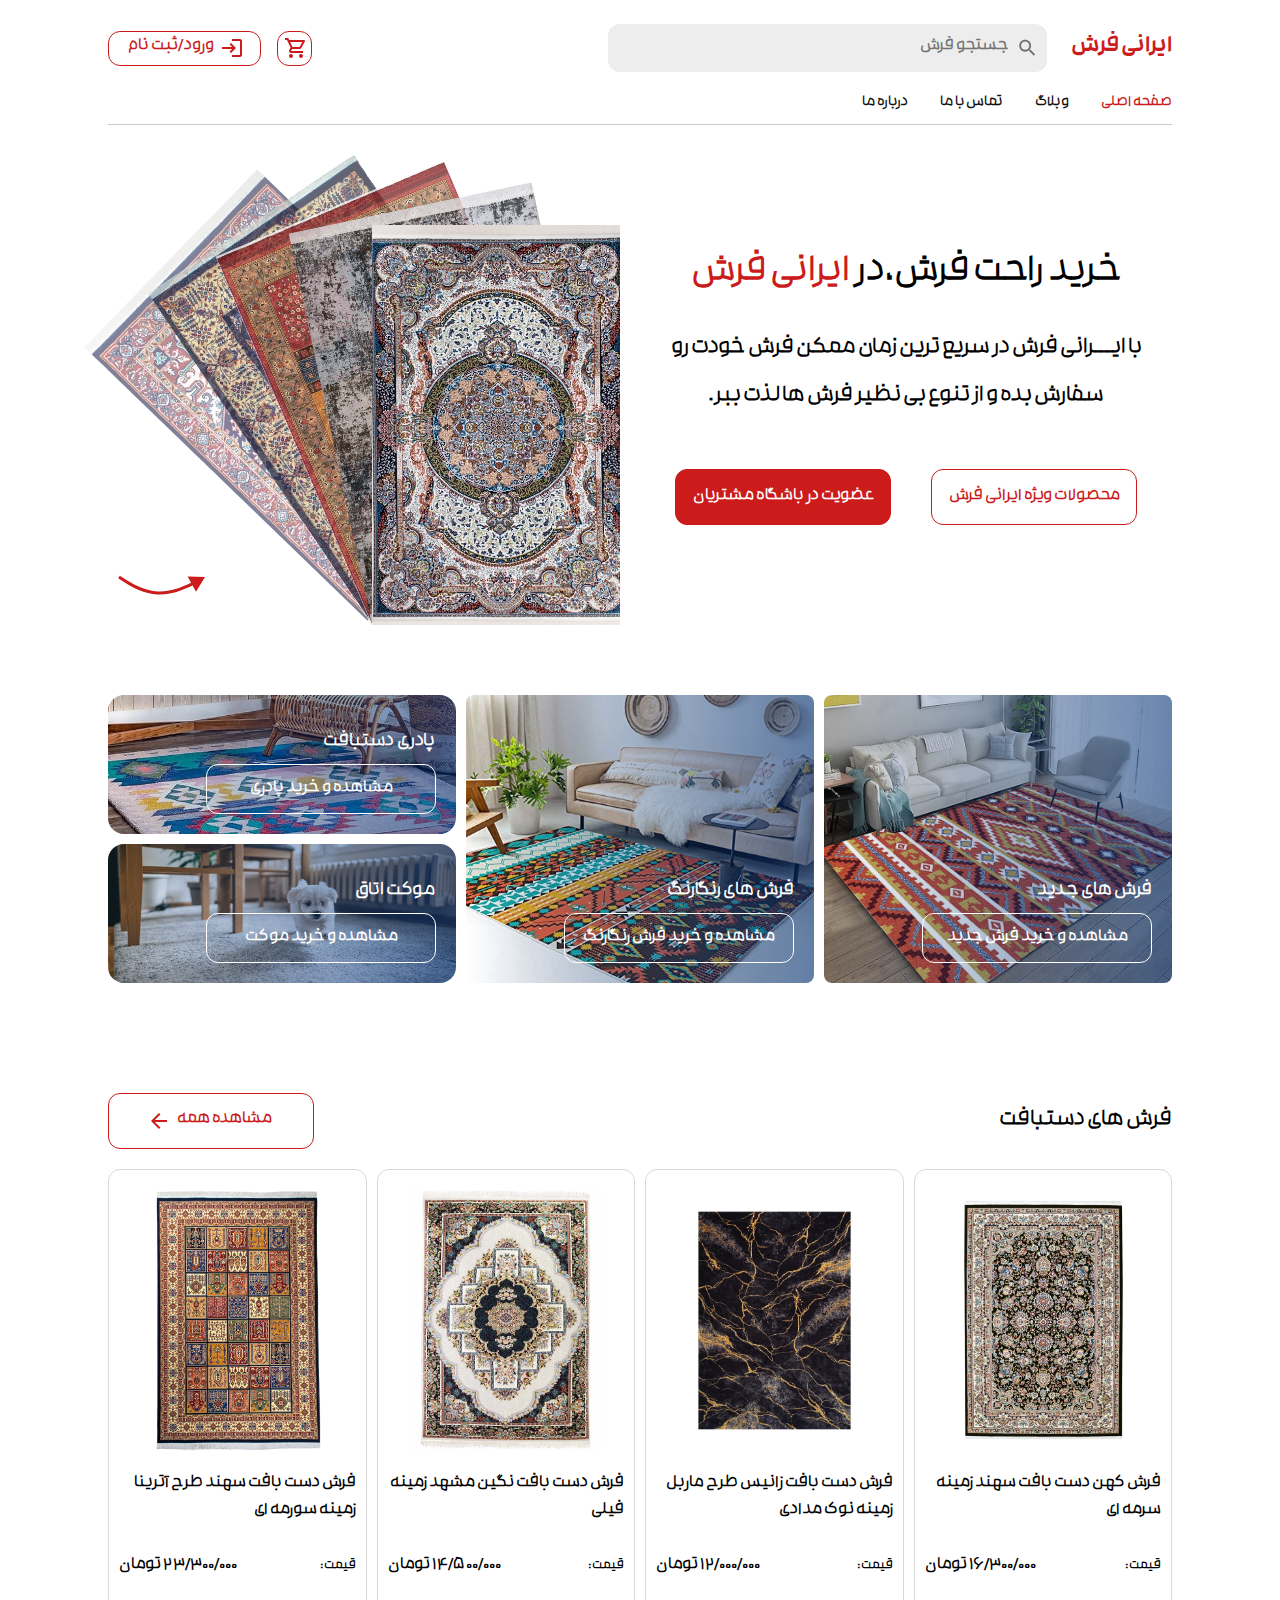
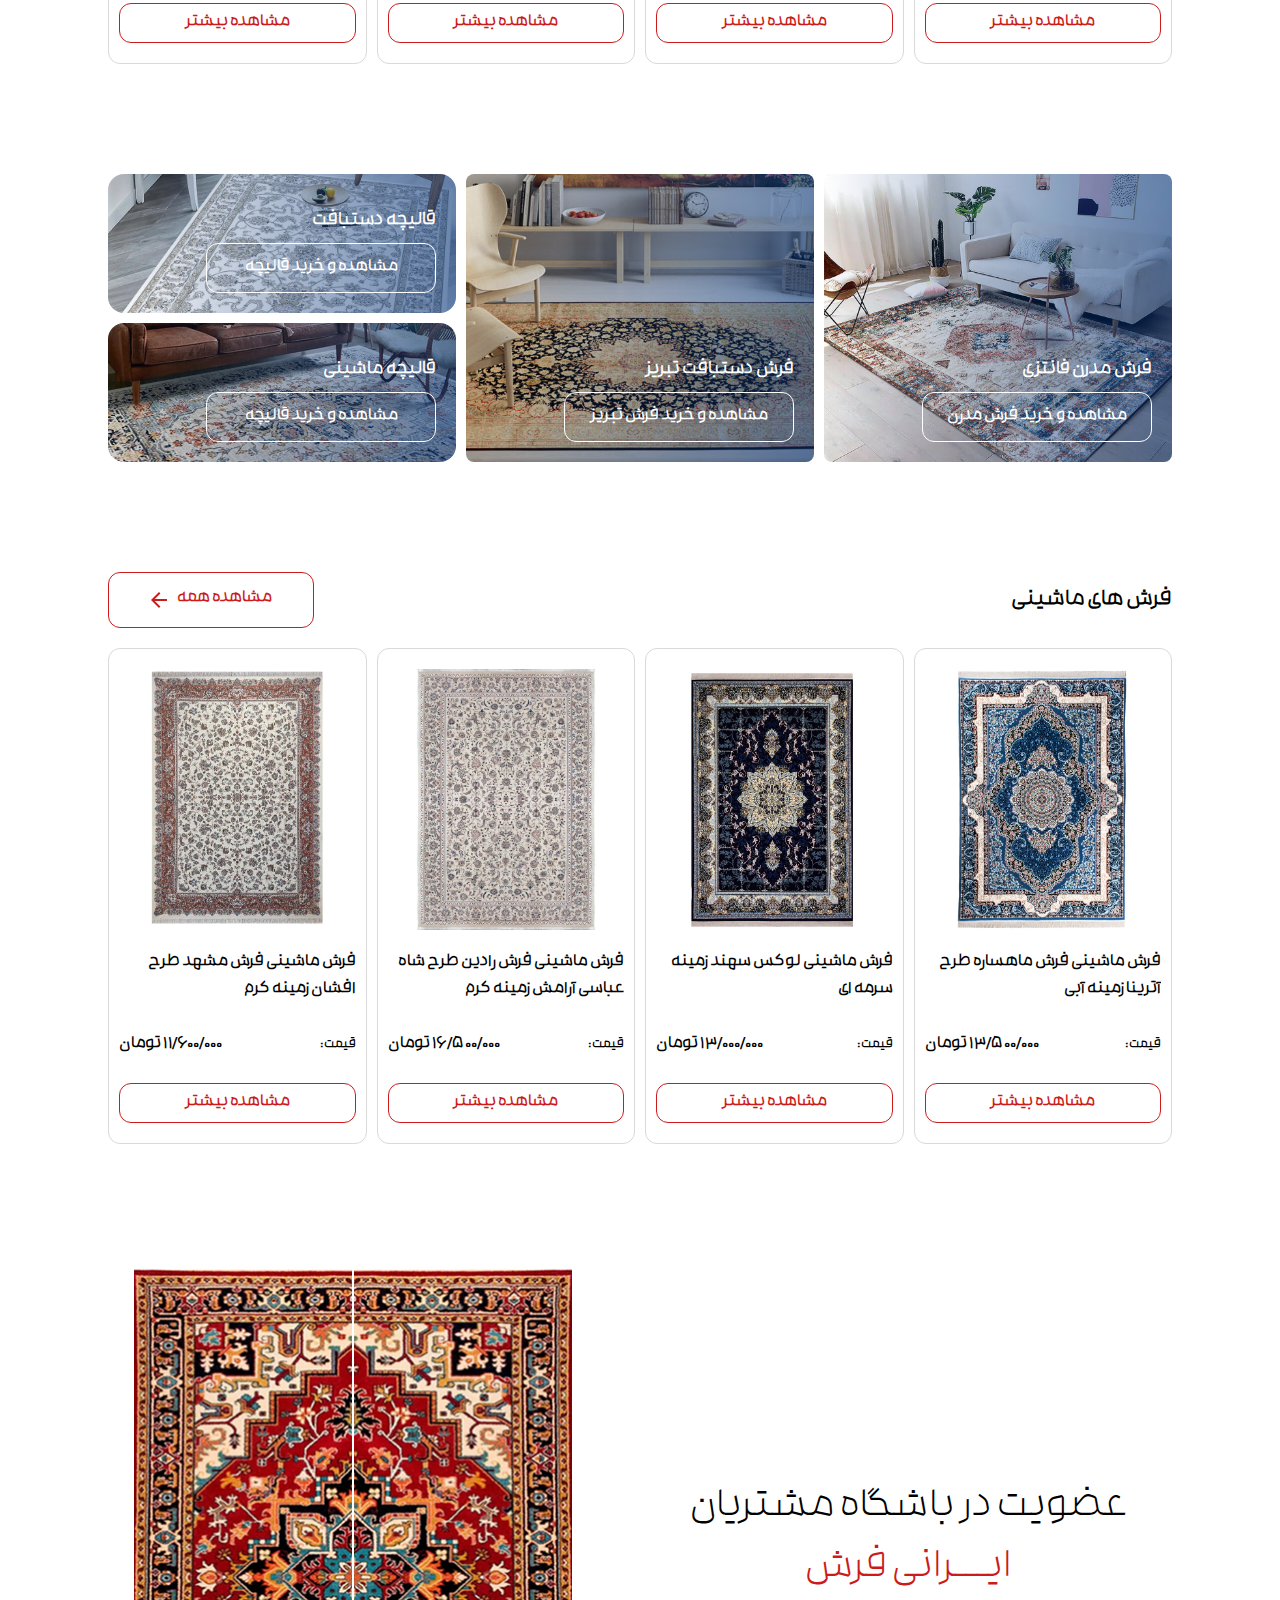
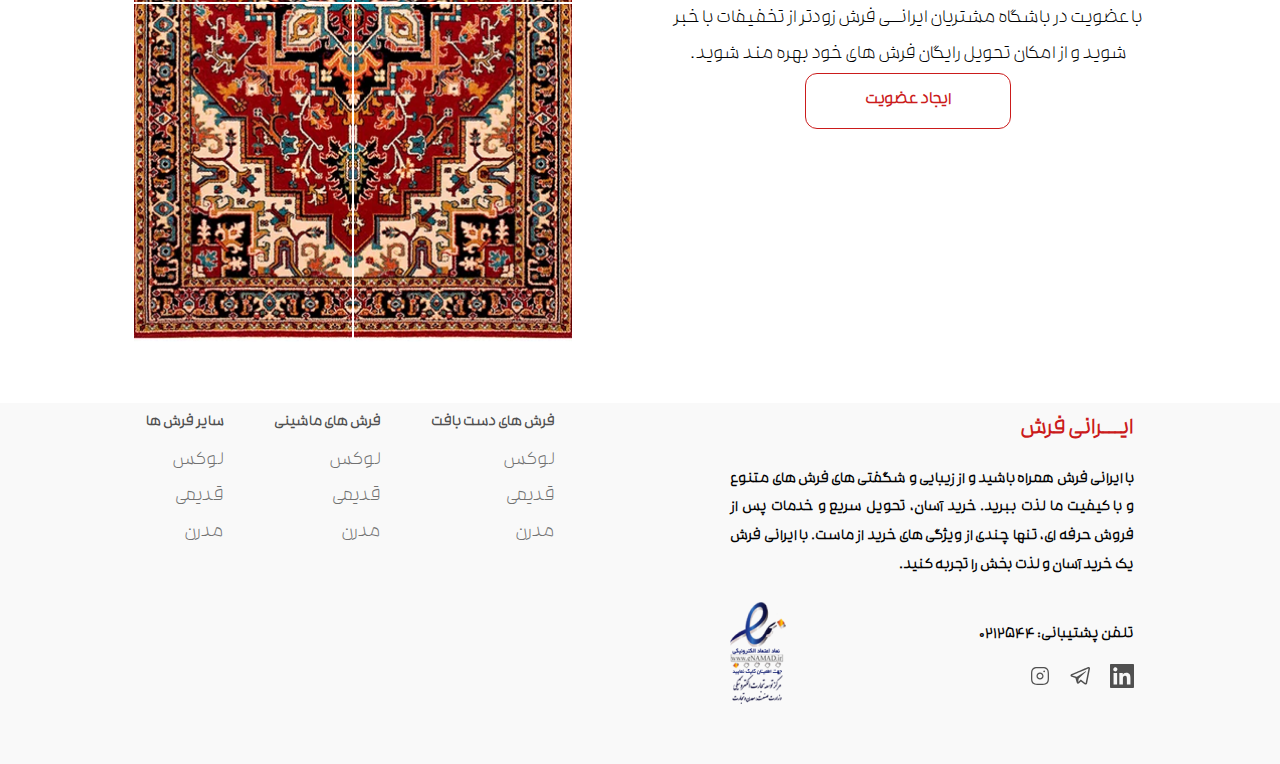
<file: index.html>
<!DOCTYPE html>
<html lang="fa" dir="rtl">
  <head>
    <meta charset="UTF-8" />
    <meta name="viewport" content="width=device-width, initial-scale=1.0" />
    <title>ایرانی فرش</title>
    <link rel="stylesheet" href="css/reset.css" />
    <link rel="stylesheet" href="css/fonts.css" />
    <link rel="stylesheet" href="css/style.css" />
    <link rel="stylesheet" href="css/responsive.css" />


  </head>
  <body>


    <main class="main">
    <section class="banner">
      <div class="container">
        <div class="banner__wrapper">
          <div class="banner__left">
            <h2 class="banner__title">
              خرید راحت فرش،در
              <span class="banner__title-brand">ایرانی فرش</span>
            </h2>
            <p class="banner__text">
              با ایـــرانی فرش در سریع ترین زمان ممکن فرش خودت رو سفارش بده و از
              تنوع بی نظیر فرش ها لذت ببر.
            </p>
            <div class="banner__links">
              <a href="#" class="banner__link custom__btn product__btn"
                >محصولات ویژه ایرانی فرش</a
              >
              <a href="#" class="banner__link custom__btn club__btn"
                >عضویت در باشگاه مشتریان</a
              >
            </div>
          </div>
          <div class="banner__right">
            <div class="banner__image-container">
              <img src="images/1.png" alt="Image 1" class="image image1" />
              <img src="images/2.png" alt="Image 2" class="image image2" />
              <img src="images/3.png" alt="Image 3" class="image image3" />
              <img src="images/4.png" alt="Image 3" class="image image4" />
              <img src="images/5.png" alt="Image 3" class="image image5" />
            </div>
            <!-- <img
              src="images/svg/image_toggle.svg"
              alt="image toggle"
              class="banner__image-toggle-btn changeToggle2"
            /> -->
            <svg class="banner__image-toggle-btn changeToggle2" width="87" height="20" viewBox="0 0 87 20" fill="none" xmlns="http://www.w3.org/2000/svg">
              <path d="M87 2L69.6848 1.5728L77.9724 16.7818L87 2ZM0.147184 3.23398C14.968 13.4768 27.1127 18.616 39.0251 19.3951C50.9422 20.1745 62.4057 16.575 75.8182 9.80056L74.4657 7.12274C61.2595 13.793 50.364 17.1303 39.2209 16.4015C28.0729 15.6724 16.456 10.8584 1.85282 0.76602L0.147184 3.23398Z" fill="#CB1B1B"/>
              </svg>
              
          </div>
        </div>
      </div>
    </section>

    <section class="category1">
      <div class="container">
        <div class="category1__wrapper">
          <div class="category1__left box">
            <h5 class="cat__caption">فرش های جدید</h5>
            <a href="#" class="cat__link custom__btn">مشاهده و خرید فرش جدید</a>
          </div>
          <div class="category1__center box">
            <h5 class="cat__caption">فرش های رنگارنگ</h5>
            <a href="#" class="cat__link custom__btn"
              >مشاهده و خرید فرش رنگارنگ</a
            >
          </div>
          <div class="category1__right box">
            <div class="category1__right-top box2">
              <h5 class="cat__caption">پادری دستبافت</h5>
              <a href="#" class="cat__link custom__btn">مشاهده و خرید پادری</a>
            </div>
            <div class="category1__right-bottom box2">
              <h5 class="cat__caption">موکت اتاق</h5>
              <a href="#" class="cat__link custom__btn">مشاهده و خرید موکت</a>
            </div>
          </div>
        </div>
      </div>
    </section>

    <section class="handmade">
      <div class="container">
        <div class="handmade__wrapper">
          <div class="handmade__header">
            <h4 class="handmade__title">فرش های دستبافت</h4>

            <a href="#" class="handmade__see-all-link custom__btn">
              <span class="handmade__see-all-text">مشاهده همه</span>
              <svg
                class="handmade__see-all-icon"
                width="16"
                height="16"
                viewBox="0 0 16 16"
                fill="none"
                xmlns="http://www.w3.org/2000/svg"
              >
                <path
                  d="M16 7H3.83L9.42 1.41L8 0L0 8L8 16L9.41 14.59L3.83 9H16V7Z"
                />
              </svg>
            </a>
          </div>
          <div class="handmade__items">
            <!-- item #1 -->
            <div class="handmade__item">
              <div class="handmade__banner">
                <a href="#">
                  <img
                    src="images/products/kohan/kohan-1.png"
                    alt="handmade image"
                    class="handmade__image"
                  />
                </a>
              </div>
              <!-- <div class="handmade__info"> -->
                <div class="handmade__info">
                  <h2 class="handmade__caption">
                    فرش کهن دست بافت سهند زمینه سرمه ای
                  </h2>

                </div>
                <div class="handmade__price">
                  <h2 class="handmade__price-title">قیمت:</h2>
                  <h2 class="handmade__price-value">۱۶/۳۰۰/۰۰۰ تومان</h2>
                </div>
                <div class="handmade__link">
                  <a href="./products/product.html?slug=kohan" class="handmade__more-info custom__btn"
                    >مشاهده بیشتر</a
                  >
                </div>
              <!-- </div> -->
            </div>

            <!-- item #2 -->
            <div class="handmade__item">
              <div class="handmade__banner">
                <a href="#">
                  <img
                    src="images/products/marbel/marbel-1.png"
                    alt="handmade image"
                    class="handmade__image"
                  />
                </a>
              </div>
              <!-- <div class="handmade__info"> -->
                <div class="handmade__info">
                  <h2 class="handmade__caption">
                    فرش دست بافت زانیس طرح ماربل زمینه نوک مدادی
                  </h2>

                </div>
                <div class="handmade__price">
                  <h2 class="handmade__price-title">قیمت:</h2>
                  <h2 class="handmade__price-value">۱۲/۰۰۰/۰۰۰ تومان</h2>
                </div>
                <div class="handmade__link">
                  <a href="./products/product.html?slug=marbel" class="handmade__more-info custom__btn"
                    >مشاهده بیشتر</a
                  >
                </div>
              <!-- </div> -->
            </div>

            <!-- item #3 -->
            <div class="handmade__item">
              <div class="handmade__banner">
                <a href="#">
                  <img
                    src="images/products/negin/negin-1.png"
                    alt="handmade image"
                    class="handmade__image"
                  />
                </a>
              </div>
              <!-- <div class="handmade__info"> -->
                <div class="handmade__info">
                  <h2 class="handmade__caption">
                    فرش دست بافت نگین مشهد زمینه فیلی
                  </h2>

                </div>
                <div class="handmade__price">
                  <h2 class="handmade__price-title">قیمت:</h2>
                  <h2 class="handmade__price-value">۱۴/۵۰۰/۰۰۰ تومان</h2>
                </div>
                <div class="handmade__link">
                  <a href="./products/product.html?slug=negin" class="handmade__more-info custom__btn"
                    >مشاهده بیشتر</a
                  >
                </div>
              <!-- </div> -->
            </div>

            <!-- item #4 -->
            <div class="handmade__item">
              <div class="handmade__banner">
                <a href="#">
                  <img
                    src="images/products/atrina/atrina-1.png"
                    alt="handmade image"
                    class="handmade__image"
                  />
                </a>
              </div>
              <!-- <div class="handmade__info"> -->
                <div class="handmade__info">
                  <h2 class="handmade__caption">
                    فرش دست بافت سهند طرح آترینا زمینه سورمه ای
                  </h2>

                </div>
                <div class="handmade__price">
                  <h2 class="handmade__price-title">قیمت:</h2>
                  <h2 class="handmade__price-value">۲۳/۳۰۰/۰۰۰ تومان</h2>
                </div>
                <div class="handmade__link">
                  <a href="./products/product.html?slug=atrina" class="handmade__more-info custom__btn"
                    >مشاهده بیشتر</a
                  >
                </div>
              <!-- </div> -->
            </div>
          </div>
        </div>
      </div>
    </section>

    <section class="category2">
      <div class="container">
        <div class="category2__wrapper">
          <div class="category2__left box">
            <h5 class="cat__caption">فرش مدرن فانتزی</h5>
            <a href="#" class="cat__link custom__btn">مشاهده و خرید فرش مدرن</a>
          </div>
          <div class="category2__center box">
            <h5 class="cat__caption">فرش دستبافت تبریز</h5>
            <a href="#" class="cat__link custom__btn"
              >مشاهده و خرید فرش تبریز</a
            >
          </div>
          <div class="category2__right box">
            <div class="category2__right-top box2">
              <h5 class="cat__caption">قالیچه دستبافت</h5>
              <a href="#" class="cat__link custom__btn">مشاهده و خرید قالیچه</a>
            </div>
            <div class="category2__right-bottom box2">
              <h5 class="cat__caption">قالیچه ماشینی</h5>
              <a href="#" class="cat__link custom__btn">مشاهده و خرید قالیچه</a>
            </div>
          </div>
        </div>
      </div>
    </section>

    <section class="machinemade">
      <div class="container">
        <div class="machinemade__wrapper">
          <div class="machinemade__header">
            <h4 class="machinemade__title">فرش های ماشینی</h4>

            <a href="#" class="machinemade__see-all-link custom__btn">
              <span class="machinemade__see-all-text">مشاهده همه</span>
              <svg
                class="machinemade__see-all-icon"
                width="16"
                height="16"
                viewBox="0 0 16 16"
                fill="none"
                xmlns="http://www.w3.org/2000/svg"
              >
                <path
                  d="M16 7H3.83L9.42 1.41L8 0L0 8L8 16L9.41 14.59L3.83 9H16V7Z"
                />
              </svg>
            </a>
          </div>
          <div class="machinemade__items">
            <!-- item #1 -->
            <div class="machinemade__item">
              <div class="machinemade__banner">
                <a href="#">
                  <img
                    src="images/products/mahsareh/mahsare-1.png"
                    alt="machinemade image"
                    class="machinemade__image"
                  />
                </a>
              </div>
              <!-- <div class="machinemade__info"> -->
                <div class="machinemade__info">
                  <h2 class="machinemade__caption">
                    فرش ماشینی فرش ماهساره طرح آترینا زمینه آبی
                  </h2>
                  
                </div>
                <div class="machinemade__price">
                  <h2 class="machinemade__price-title">قیمت:</h2>
                  <h2 class="machinemade__price-value">۱۳/۵۰۰/۰۰۰  تومان</h2>
                </div>
                <div class="machinemade__link">
                  <a href="./products/product.html?slug=mahsareh" class="machinemade__more-info custom__btn"
                    >مشاهده بیشتر</a
                  >
                </div>
              <!-- </div> -->
            </div>

            <!-- item #2 -->
            <div class="machinemade__item">
              <div class="machinemade__banner">
                <a href="#">
                  <img
                    src="images/products/lux/lux-1.png"
                    alt="machinemade image"
                    class="machinemade__image"
                  />
                </a>
              </div>
              <!-- <div class="machinemade__info"> -->
                <div class="machinemade__info">
                  <h2 class="machinemade__caption">
                    فرش ماشینی لوکس سهند زمینه سرمه ای
                  </h2>

                </div>
                <div class="machinemade__price">
                  <h2 class="machinemade__price-title">قیمت:</h2>
                  <h2 class="machinemade__price-value">۱۳/۰۰۰/۰۰۰ تومان</h2>
                </div>
                <div class="machinemade__link">
                  <a href="./products/product.html?slug=lux" class="machinemade__more-info custom__btn"
                    >مشاهده بیشتر</a
                  >
                </div>
              <!-- </div> -->
            </div>

            <!-- item #3 -->
            <div class="machinemade__item">
              <div class="machinemade__banner">
                <a href="#">
                  <img
                    src="images/products/shahabbas/shahabbas-1.webp"
                    alt="machinemade image"
                    class="machinemade__image"
                  />
                </a>
              </div>
              <!-- <div class="machinemade__info"> -->
                <div class="machinemade__info">
                  <h2 class="machinemade__caption">
                    فرش ماشینی فرش رادین طرح شاه عباسی آرامش زمینه کرم
                  </h2>

                </div>
                <div class="machinemade__price">
                  <h2 class="machinemade__price-title">قیمت:</h2>
                  <h2 class="machinemade__price-value">۱۶/۵۰۰/۰۰۰ تومان</h2>
                </div>
                <div class="machinemade__link">
                  <a href="./products/product.html?slug=shahabbas" class="machinemade__more-info custom__btn"
                    >مشاهده بیشتر</a
                  >
                </div>
              <!-- </div> -->
            </div>

            <!-- item #4 -->
            <div class="machinemade__item">
              <div class="machinemade__banner">
                <a href="#">
                  <img
                    src="images/products/afshan/afshan-1.webp"
                    alt="machinemade image"
                    class="machinemade__image"
                  />
                </a>
              </div>
              <!-- <div class="machinemade__info"> -->
                <div class="machinemade__info">
                  <h2 class="machinemade__caption">
                    فرش ماشینی فرش مشهد طرح افشان زمینه کرم
                  </h2>

                </div>
                <div class="machinemade__price">
                  <h2 class="machinemade__price-title">قیمت:</h2>
                  <h2 class="machinemade__price-value">۱۱/۶۰۰/۰۰۰ تومان</h2>
                </div>
                <div class="machinemade__link">
                  <a href="./products/product.html?slug=afshan" class="machinemade__more-info custom__btn"
                    >مشاهده بیشتر</a
                  >
                </div>
              <!-- </div> -->
            </div>
          </div>
        </div>
      </div>
    </section>


    <section class="club">
      <div class="container">
        <div class="club__main-wrapper">
          <div class="club__wrapper">
            <div class="club__left">
              <h2 class="club__title">عضویت در باشگاه مشتریان <span class="club__txt"> ایـــرانی فرش</span></h2>
              <p class="club__text">با عضویت در باشگاه مشتریان ایرانــی فرش زودتر از تخفیفات با خبر شوید و از امکان تحویل رایگان فرش های خود بهره مند شوید.</p>
              <a href="#" class="club__link custom__btn">ایجاد عضویت</a>
            </div>
            <div class="club__right">
              <div class="club__image">
                <div class="club__image-top">
                  <img src="images/club/2.png" alt="club image" class="club__img-top-right">
                  <img src="images/club/1.png" alt="club image" class="club__img-top-left">
                </div>
                <div class="club__image-bottom">
                  <img src="images/club/4.png" alt="club image" class="club__img-bottom-right">
                  <img src="images/club/3.png" alt="club image" class="club__img-bottom-left">
                </div>
              </div>
            </div>
          </div>
        </div>
      </div>
    </section>
  </main>


  <!-- اضافه کردن فایل‌های JavaScript -->
  <script src="components/header.js"></script>
  <script src="components/footer.js"></script>
  <script src="js/script.js"></script>
  </body>
</html>
</file>
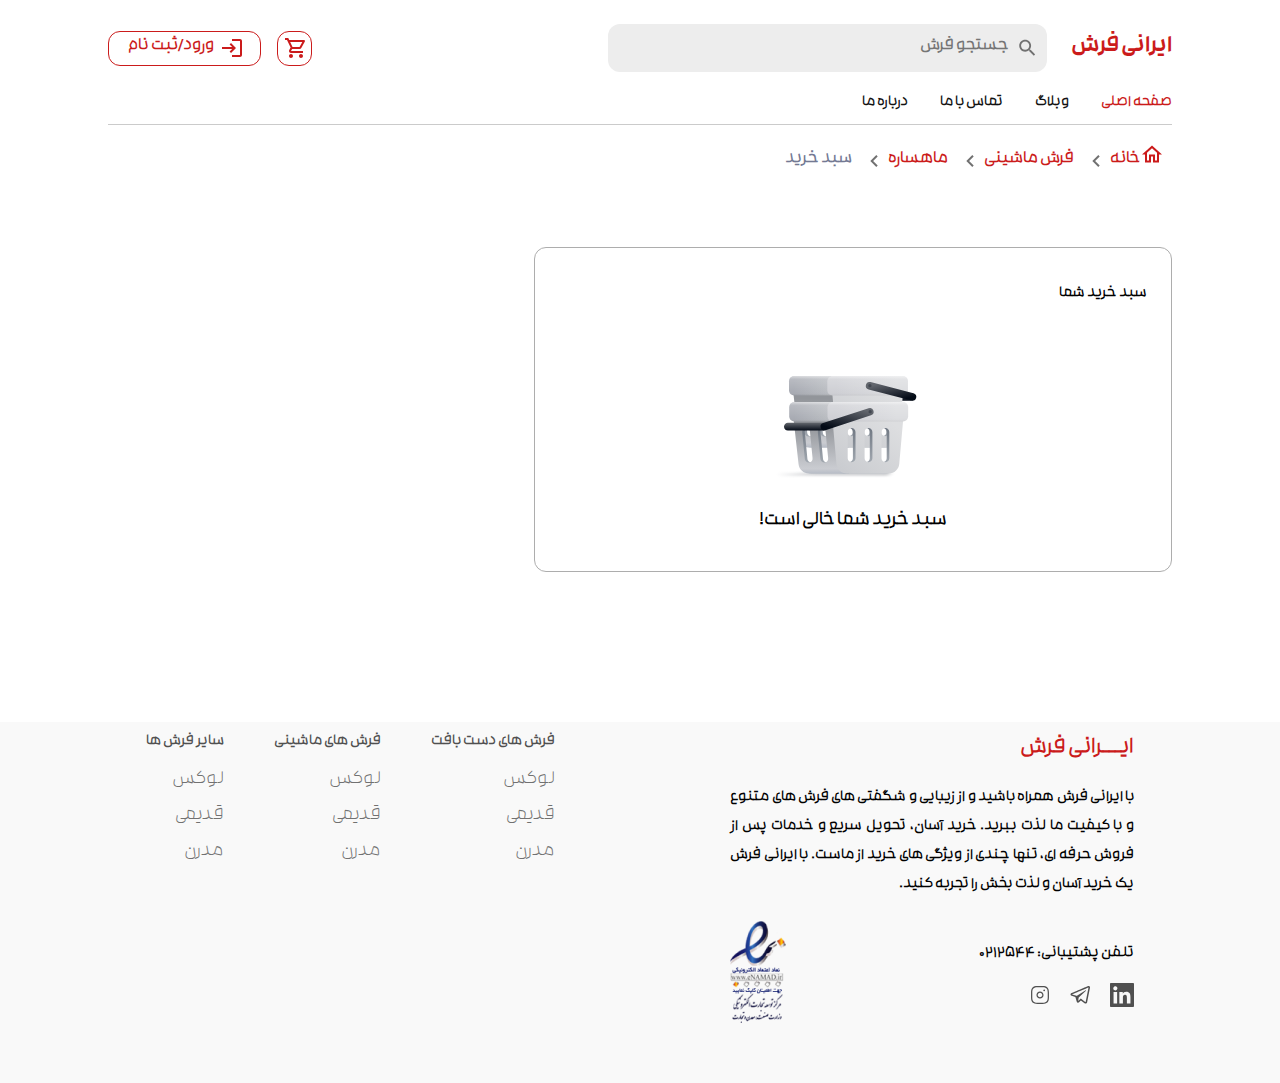
<file: shopping.html>
<!DOCTYPE html>
<html lang="fa" dir="rtl">
  <head>
    <meta charset="UTF-8" />
    <meta name="viewport" content="width=device-width, initial-scale=1.0" />
    <title>فرش ماشینی فرش ماهساره طرح آترینا زمینه آبی</title>
    <link rel="stylesheet" href="css/reset.css" />
    <link rel="stylesheet" href="css/fonts.css" />
    <link rel="stylesheet" href="css/style.css" />
    <link rel="stylesheet" href="css/product.css" />
    <link rel="stylesheet" href="css/shopping.css">
    <link rel="stylesheet" href="css/responsive.css" />
  </head>
  <body>
    <main class="main">
      <section class="breadcrumb">
        <div class="container">
          <ul class="breadcrumb__lists">
            <li class="breadcrumb__list">
              <a class="breadcrumb__link" href="../index.html">
                <svg
                  class="breadcrumb__home-icon"
                  width="20"
                  height="18"
                  viewBox="0 0 20 18"
                  fill="none"
                  xmlns="http://www.w3.org/2000/svg"
                >
                  <path
                    d="M10 3.19L15 7.69V15.5H13V9.5H7V15.5H5V7.69L10 3.19ZM10 0.5L0 9.5H3V17.5H9V11.5H11V17.5H17V9.5H20L10 0.5Z"
                    fill="#CB1B1B"
                  />
                </svg>
                خانه</a
              >
              <svg
                class="breadcrumb__next-icon"
                width="8"
                height="12"
                viewBox="0 0 8 12"
                fill="none"
                xmlns="http://www.w3.org/2000/svg"
              >
                <path
                  d="M7.70504 10.59L3.12504 6L7.70504 1.41L6.29504 0L0.295044 6L6.29504 12L7.70504 10.59Z"
                  fill="#717171"
                />
              </svg>
            </li>
            <li class="breadcrumb__list">
              <a class="breadcrumb__link" href="#">فرش ماشینی</a>
              <svg
                class="breadcrumb__next-icon"
                width="8"
                height="12"
                viewBox="0 0 8 12"
                fill="none"
                xmlns="http://www.w3.org/2000/svg"
              >
                <path
                  d="M7.70504 10.59L3.12504 6L7.70504 1.41L6.29504 0L0.295044 6L6.29504 12L7.70504 10.59Z"
                  fill="#717171"
                />
              </svg>
            </li>
            <li class="breadcrumb__list">
              <a class="breadcrumb__link" href="#"
                >ماهساره</a>
                <svg
                class="breadcrumb__next-icon"
                width="8"
                height="12"
                viewBox="0 0 8 12"
                fill="none"
                xmlns="http://www.w3.org/2000/svg"
              >
                <path
                  d="M7.70504 10.59L3.12504 6L7.70504 1.41L6.29504 0L0.295044 6L6.29504 12L7.70504 10.59Z"
                  fill="#717171"
                />
              </svg>
            </li>
            <li class="breadcrumb__list">
              <a class="breadcrumb__link breadcrumb__link--active" href="#"
                >سبد خرید</a>
            </li>
          </ul>
        </div>
      </section>

      <section class="basket">
        <div class="container">
            <div class="basket__wrapper">
                <div class="basket__right">
                    <div class="shopping__box">
                        <h6 class="shopping__title">سبد خرید شما</h6>
                        
                        <div class="shopping__items">
                            <!-- item 1 -->
                            <!-- <div class="shopping__item">
                                <div class="shopping__top">
                                    <div class="shopping__right">
                                        <img class="shopping__image" src="images/products/mahsareh/mahsare-1.png" alt="mahsare carpet">
                                    </div>
                                    <div class="shopping__left">
                                        <h2 class="shopping__caption">فرش ماشینی  ماهساره طرح آترینا زمینه آبی</h2>
                                        <p class="shopping__detail">رنگ : آبی</p>
                                        <p class="shopping__company">شرکت فرش سهند</p>
                                        <div class="shopping__price">
                                            <span class="shopping__price-title">قیمت:</span>
                                            <span class="shopping__price-value">۱۳/۵۰۰/۰۰۰</span>
                                        </div>
                                        <div class="shopping__control">
                                            <div class="shopping__control-top">
                                                <svg class="shopping__increase-icon" width="18" height="18" viewBox="0 0 18 18" fill="none" xmlns="http://www.w3.org/2000/svg">
                                                    <path d="M17.1666 10.1667H10.1666V17.1667H7.83325V10.1667H0.833252V7.83333H7.83325V0.833334H10.1666V7.83333H17.1666V10.1667Z" fill="#E43434"/>
                                                    </svg>
    
                                                    <span class="shopping__numbers">1</span>
                                                    <svg class="shopping__decrease-icon" width="24" height="24" fill="#E43434" viewBox="0 0 24 24">
                                                      <path stroke="currentColor" stroke-linecap="round" stroke-linejoin="round" stroke-width="2" d="M5 12h14"/>
                                                    </svg>
                                                    <svg class="shopping__remove-icon" width="18" height="22" viewBox="0 0 18 22" fill="none" xmlns="http://www.w3.org/2000/svg">
                                                        <path d="M13.6666 7.5V19.1667H4.33325V7.5H13.6666ZM11.9166 0.5H6.08325L4.91658 1.66667H0.833252V4H17.1666V1.66667H13.0833L11.9166 0.5ZM15.9999 5.16667H1.99992V19.1667C1.99992 20.45 3.04992 21.5 4.33325 21.5H13.6666C14.9499 21.5 15.9999 20.45 15.9999 19.1667V5.16667Z" fill="#CB1B1B"/>
                                                        </svg>
                                                        
                                            </div>
                                            <div class="shopping__control-bottom">
                                                <h3 class="shopping__number-title">تعداد</h3>
                                            </div>
                                        </div>
                                    </div>
                                </div>

                                
                                
                            </div> -->

                        </div>
                        <div class="shopping__empty-basket">
                          <svg class="shopping__empty-basket-icon" xmlns="http://www.w3.org/2000/svg" width="200" height="150" viewBox="0 0 200 150" fill="none">
                            <g filter="url(#filter0_f)">
                            <path fill-rule="evenodd" clip-rule="evenodd" d="M140 136L133 138H61.3407H23L61.3407 136H140Z" fill="url(#paint0_linear)"/>
                            </g>
                            <path fill-rule="evenodd" clip-rule="evenodd" d="M121.8 59.7999C121.8 57.646 123.546 55.8999 125.7 55.8999H158.2C160.354 55.8999 162.1 57.646 162.1 59.7999C162.1 61.9538 160.354 63.6999 158.2 63.6999H125.7C123.546 63.6999 121.8 61.9538 121.8 59.7999Z" fill="url(#paint1_linear)"/>
                            <path fill-rule="evenodd" clip-rule="evenodd" d="M147.8 52H76.2998L80.6572 101.021C81.1342 106.387 85.6295 110.5 91.0164 110.5H133.083C138.47 110.5 142.965 106.387 143.442 101.021L147.8 52ZM91.8998 95.225V68.9C91.8998 66.7461 93.6459 65 95.7998 65C97.9537 65 99.6998 66.7461 99.6998 68.9V95.225C99.6998 97.3789 97.9537 99.125 95.7998 99.125C93.6459 99.125 91.8998 97.3789 91.8998 95.225ZM108.8 68.9V95.225C108.8 97.3789 110.546 99.125 112.7 99.125C114.854 99.125 116.6 97.3789 116.6 95.225V68.9C116.6 66.7461 114.854 65 112.7 65C110.546 65 108.8 66.7461 108.8 68.9ZM125.7 95.225V68.9C125.7 66.7461 127.446 65 129.6 65C131.754 65 133.5 66.7461 133.5 68.9V95.225C133.5 97.3789 131.754 99.125 129.6 99.125C127.446 99.125 125.7 97.3789 125.7 95.225Z" fill="url(#paint2_linear)"/>
                            <path fill-rule="evenodd" clip-rule="evenodd" d="M42.5 52H88L95.8 110.5H58.3084C53.0091 110.5 48.5573 106.515 47.9721 101.248L42.5 52ZM77.5447 94.8956L74.9447 68.2456C74.5833 66.1222 72.569 64.6939 70.4456 65.0553C68.3222 65.4167 66.8939 67.431 67.2553 69.5544L69.8553 96.2044C70.2167 98.3278 72.231 99.7561 74.3544 99.3947C76.4778 99.0333 77.9061 97.019 77.5447 94.8956ZM59.3447 68.2456L61.9447 94.8956C62.3061 97.019 60.8778 99.0333 58.7544 99.3947C56.631 99.7561 54.6167 98.3278 54.2553 96.2044L51.6553 69.5544C51.2939 67.431 52.7222 65.4167 54.8456 65.0553C56.969 64.6939 58.9833 66.1222 59.3447 68.2456Z" fill="url(#paint3_linear)"/>
                            <path fill-rule="evenodd" clip-rule="evenodd" d="M39.9004 52H85.4004L93.2004 110.5H55.7088C50.4095 110.5 45.9577 106.515 45.3724 101.248L39.9004 52ZM74.9451 94.8956L72.3451 68.2456C71.9837 66.1222 69.9693 64.6939 67.846 65.0553C65.7226 65.4167 64.2943 67.431 64.6557 69.5544L67.2557 96.2044C67.6171 98.3278 69.6314 99.7561 71.7548 99.3947C73.8782 99.0333 75.3065 97.019 74.9451 94.8956ZM56.7451 68.2456L59.3451 94.8956C59.7065 97.019 58.2782 99.0333 56.1548 99.3947C54.0314 99.7561 52.0171 98.3278 51.6557 96.2044L49.0557 69.5544C48.6943 67.431 50.1226 65.4167 52.246 65.0553C54.3693 64.6939 56.3837 66.1222 56.7451 68.2456Z" fill="url(#paint4_linear)"/>
                            <path fill-rule="evenodd" clip-rule="evenodd" d="M150.4 52H78.9004L83.2578 101.021C83.7348 106.387 88.23 110.5 93.617 110.5H135.684C141.071 110.5 145.566 106.387 146.043 101.021L150.4 52ZM94.5004 95.225V68.9C94.5004 66.7461 96.2465 65 98.4004 65C100.554 65 102.3 66.7461 102.3 68.9V95.225C102.3 97.3789 100.554 99.125 98.4004 99.125C96.2465 99.125 94.5004 97.3789 94.5004 95.225ZM111.4 68.9V95.225C111.4 97.3789 113.146 99.125 115.3 99.125C117.454 99.125 119.2 97.3789 119.2 95.225V68.9C119.2 66.7461 117.454 65 115.3 65C113.146 65 111.4 66.7461 111.4 68.9ZM128.3 95.225V68.9C128.3 66.7461 130.046 65 132.2 65C134.354 65 136.1 66.7461 136.1 68.9V95.225C136.1 97.3789 134.354 99.125 132.2 99.125C130.046 99.125 128.3 97.3789 128.3 95.225Z" fill="url(#paint5_linear)"/>
                            <path fill-rule="evenodd" clip-rule="evenodd" d="M36 44.2C36 41.3281 38.3281 39 41.2 39H77.6C80.4719 39 82.8 41.3281 82.8 44.2V53.3C82.8 56.1719 80.4719 58.5 77.6 58.5H41.2C38.3281 58.5 36 56.1719 36 53.3V44.2Z" fill="url(#paint6_linear)"/>
                            <path fill-rule="evenodd" clip-rule="evenodd" d="M36 44.2C36 41.3281 38.3281 39 41.2 39H77.6C80.4719 39 82.8 41.3281 82.8 44.2V53.3C82.8 56.1719 80.4719 58.5 77.6 58.5H41.2C38.3281 58.5 36 56.1719 36 53.3V44.2Z" fill="url(#paint7_linear)"/>
                            <path fill-rule="evenodd" clip-rule="evenodd" d="M74.3496 44.2C74.3496 41.3281 76.6777 39 79.5496 39H149.75C152.621 39 154.95 41.3281 154.95 44.2V53.3C154.95 56.1719 152.621 58.5 149.75 58.5H79.5496C76.6777 58.5 74.3496 56.1719 74.3496 53.3V44.2Z" fill="url(#paint8_linear)"/>
                            <path fill-rule="evenodd" clip-rule="evenodd" d="M74.3496 44.2C74.3496 41.3281 76.6777 39 79.5496 39H149.75C152.621 39 154.95 41.3281 154.95 44.2V53.3C154.95 56.1719 152.621 58.5 149.75 58.5H79.5496C76.6777 58.5 74.3496 56.1719 74.3496 53.3V44.2Z" fill="url(#paint9_linear)"/>
                            <path d="M159.5 59.9324L116.6 48.75" stroke="url(#paint10_linear)" stroke-width="7.54" stroke-linecap="round"/>
                            <circle cx="116.925" cy="48.6851" r="1.625" fill="#424750"/>
                            <path fill-rule="evenodd" clip-rule="evenodd" d="M148 78H76.5L80.8574 127.021C81.3344 132.387 85.8297 136.5 91.2166 136.5H133.283C138.67 136.5 143.166 132.387 143.643 127.021L148 78ZM92.1 121.225V94.9C92.1 92.7461 93.8461 91 96 91C98.1539 91 99.9 92.7461 99.9 94.9V121.225C99.9 123.379 98.1539 125.125 96 125.125C93.8461 125.125 92.1 123.379 92.1 121.225ZM109 94.9V121.225C109 123.379 110.746 125.125 112.9 125.125C115.054 125.125 116.8 123.379 116.8 121.225V94.9C116.8 92.7461 115.054 91 112.9 91C110.746 91 109 92.7461 109 94.9ZM125.9 121.225V94.9C125.9 92.7461 127.646 91 129.8 91C131.954 91 133.7 92.7461 133.7 94.9V121.225C133.7 123.379 131.954 125.125 129.8 125.125C127.646 125.125 125.9 123.379 125.9 121.225Z" fill="url(#paint11_linear)"/>
                            <path fill-rule="evenodd" clip-rule="evenodd" d="M42.7002 78H88.2002L96.0002 136.5H58.5086C53.2093 136.5 48.7575 132.515 48.1722 127.248L42.7002 78ZM77.7449 120.896L75.1449 94.2456C74.7835 92.1222 72.7691 90.6939 70.6458 91.0553C68.5224 91.4167 67.0941 93.431 67.4555 95.5544L70.0555 122.204C70.4169 124.328 72.4312 125.756 74.5546 125.395C76.678 125.033 78.1063 123.019 77.7449 120.896ZM59.5449 94.2456L62.1449 120.896C62.5063 123.019 61.078 125.033 58.9546 125.395C56.8312 125.756 54.8169 124.328 54.4555 122.204L51.8555 95.5544C51.4941 93.431 52.9224 91.4167 55.0458 91.0553C57.1691 90.6939 59.1835 92.1222 59.5449 94.2456Z" fill="url(#paint12_linear)"/>
                            <path fill-rule="evenodd" clip-rule="evenodd" d="M40.0996 78H85.5996L93.3996 136.5H55.908C50.6087 136.5 46.1569 132.515 45.5717 127.248L40.0996 78ZM75.1443 120.896L72.5443 94.2456C72.1829 92.1222 70.1686 90.6939 68.0452 91.0553C65.9218 91.4167 64.4935 93.431 64.8549 95.5544L67.4549 122.204C67.8163 124.328 69.8307 125.756 71.954 125.395C74.0774 125.033 75.5057 123.019 75.1443 120.896ZM56.9443 94.2456L59.5443 120.896C59.9057 123.019 58.4774 125.033 56.354 125.395C54.2307 125.756 52.2163 124.328 51.8549 122.204L49.2549 95.5544C48.8935 93.431 50.3218 91.4167 52.4452 91.0553C54.5686 90.6939 56.5829 92.1222 56.9443 94.2456Z" fill="url(#paint13_linear)"/>
                            <path fill-rule="evenodd" clip-rule="evenodd" d="M150.6 78H79.0996L83.457 127.021C83.934 132.387 88.4293 136.5 93.8162 136.5H135.883C141.27 136.5 145.765 132.387 146.242 127.021L150.6 78ZM94.6996 121.225V94.9C94.6996 92.7461 96.4457 91 98.5996 91C100.754 91 102.5 92.7461 102.5 94.9V121.225C102.5 123.379 100.754 125.125 98.5996 125.125C96.4457 125.125 94.6996 123.379 94.6996 121.225ZM111.6 94.9V121.225C111.6 123.379 113.346 125.125 115.5 125.125C117.654 125.125 119.4 123.379 119.4 121.225V94.9C119.4 92.7461 117.654 91 115.5 91C113.346 91 111.6 92.7461 111.6 94.9ZM128.5 121.225V94.9C128.5 92.7461 130.246 91 132.4 91C134.554 91 136.3 92.7461 136.3 94.9V121.225C136.3 123.379 134.554 125.125 132.4 125.125C130.246 125.125 128.5 123.379 128.5 121.225Z" fill="url(#paint14_linear)"/>
                            <path fill-rule="evenodd" clip-rule="evenodd" d="M36.2002 70.2C36.2002 67.3281 38.5283 65 41.4002 65H77.8002C80.6721 65 83.0002 67.3281 83.0002 70.2V79.3C83.0002 82.1719 80.6721 84.5 77.8002 84.5H41.4002C38.5283 84.5 36.2002 82.1719 36.2002 79.3V70.2Z" fill="url(#paint15_linear)"/>
                            <path fill-rule="evenodd" clip-rule="evenodd" d="M36.2002 70.2C36.2002 67.3281 38.5283 65 41.4002 65H77.8002C80.6721 65 83.0002 67.3281 83.0002 70.2V79.3C83.0002 82.1719 80.6721 84.5 77.8002 84.5H41.4002C38.5283 84.5 36.2002 82.1719 36.2002 79.3V70.2Z" fill="url(#paint16_linear)"/>
                            <path fill-rule="evenodd" clip-rule="evenodd" d="M74.5498 70.2C74.5498 67.3281 76.8779 65 79.7498 65H149.95C152.822 65 155.15 67.3281 155.15 70.2V79.3C155.15 82.1719 152.822 84.5 149.95 84.5H79.7498C76.8779 84.5 74.5498 82.1719 74.5498 79.3V70.2Z" fill="url(#paint17_linear)"/>
                            <path fill-rule="evenodd" clip-rule="evenodd" d="M74.5498 70.2C74.5498 67.3281 76.8779 65 79.7498 65H149.95C152.822 65 155.15 67.3281 155.15 70.2V79.3C155.15 82.1719 152.822 84.5 149.95 84.5H79.7498C76.8779 84.5 74.5498 82.1719 74.5498 79.3V70.2Z" fill="url(#paint18_linear)"/>
                            <path fill-rule="evenodd" clip-rule="evenodd" d="M31 89.7C31 87.5461 32.7461 85.8 34.9 85.8H71.3V93.6H34.9C32.7461 93.6 31 91.854 31 89.7Z" fill="url(#paint19_linear)"/>
                            <path d="M71.2998 89.7L116.8 74.75" stroke="url(#paint20_linear)" stroke-width="7.54" stroke-linecap="round"/>
                            <circle cx="117.125" cy="74.6851" r="1.625" fill="#424750"/>
                            <defs>
                            <filter id="filter0_f" x="20.2817" y="133.282" width="122.437" height="7.43656" filterUnits="userSpaceOnUse" color-interpolation-filters="sRGB">
                            <feFlood flood-opacity="0" result="BackgroundImageFix"/>
                            <feBlend mode="normal" in="SourceGraphic" in2="BackgroundImageFix" result="shape"/>
                            <feGaussianBlur stdDeviation="1.35914" result="effect1_foregroundBlur"/>
                            </filter>
                            <linearGradient id="paint0_linear" x1="72.6759" y1="135.42" x2="72.6178" y2="138.842" gradientUnits="userSpaceOnUse">
                            <stop stop-color="#A1A3A8"/>
                            <stop offset="1" stop-color="#C1C3C7"/>
                            </linearGradient>
                            <linearGradient id="paint1_linear" x1="121.8" y1="55.8999" x2="121.8" y2="63.6999" gradientUnits="userSpaceOnUse">
                            <stop stop-color="#62666D"/>
                            <stop offset="1" stop-color="#030A16"/>
                            </linearGradient>
                            <linearGradient id="paint2_linear" x1="83.3142" y1="63.478" x2="83.3142" y2="110.5" gradientUnits="userSpaceOnUse">
                            <stop stop-color="#6E7681"/>
                            <stop offset="1" stop-color="#B0B6BD"/>
                            </linearGradient>
                            <linearGradient id="paint3_linear" x1="47.7289" y1="63.478" x2="47.7289" y2="110.5" gradientUnits="userSpaceOnUse">
                            <stop stop-color="#6E7681"/>
                            <stop offset="1" stop-color="#B0B6BD"/>
                            </linearGradient>
                            <linearGradient id="paint4_linear" x1="46.847" y1="61.7952" x2="46.847" y2="110.5" gradientUnits="userSpaceOnUse">
                            <stop stop-color="#92959A"/>
                            <stop offset="0.901139" stop-color="#CACCD1"/>
                            <stop offset="1" stop-color="#B7BCC6"/>
                            </linearGradient>
                            <linearGradient id="paint5_linear" x1="111.97" y1="38.693" x2="70.6935" y2="93.015" gradientUnits="userSpaceOnUse">
                            <stop stop-color="#DDDEE0"/>
                            <stop offset="1" stop-color="#CACCD0"/>
                            </linearGradient>
                            <linearGradient id="paint6_linear" x1="75.827" y1="43.9936" x2="40.6313" y2="43.9936" gradientUnits="userSpaceOnUse">
                            <stop stop-color="#B9BCC1"/>
                            <stop offset="1" stop-color="#A7AAB2"/>
                            </linearGradient>
                            <linearGradient id="paint7_linear" x1="36" y1="39" x2="36" y2="58.5" gradientUnits="userSpaceOnUse">
                            <stop stop-color="#FEFEFE" stop-opacity="0.578316"/>
                            <stop offset="0.163444" stop-color="white" stop-opacity="0.2"/>
                            <stop offset="0.840292" stop-color="white" stop-opacity="0.01"/>
                            <stop offset="1" stop-opacity="0.1"/>
                            </linearGradient>
                            <linearGradient id="paint8_linear" x1="142.941" y1="43.9936" x2="82.3257" y2="43.9936" gradientUnits="userSpaceOnUse">
                            <stop stop-color="#DCDDE0"/>
                            <stop offset="1" stop-color="#CECFD4"/>
                            </linearGradient>
                            <linearGradient id="paint9_linear" x1="74.3496" y1="39" x2="74.3496" y2="58.5" gradientUnits="userSpaceOnUse">
                            <stop stop-color="#FEFEFE" stop-opacity="0.578316"/>
                            <stop offset="0.163444" stop-color="white" stop-opacity="0.2"/>
                            <stop offset="0.840292" stop-color="white" stop-opacity="0.01"/>
                            <stop offset="1" stop-opacity="0.05"/>
                            </linearGradient>
                            <linearGradient id="paint10_linear" x1="180.95" y1="54.4571" x2="175.7" y2="33.891" gradientUnits="userSpaceOnUse">
                            <stop stop-color="#030A16"/>
                            <stop offset="1" stop-color="#62666D"/>
                            </linearGradient>
                            <linearGradient id="paint11_linear" x1="83.5144" y1="89.478" x2="83.5144" y2="136.5" gradientUnits="userSpaceOnUse">
                            <stop stop-color="#6E7681"/>
                            <stop offset="1" stop-color="#B0B6BD"/>
                            </linearGradient>
                            <linearGradient id="paint12_linear" x1="47.9291" y1="89.478" x2="47.9291" y2="136.5" gradientUnits="userSpaceOnUse">
                            <stop stop-color="#6E7681"/>
                            <stop offset="1" stop-color="#B0B6BD"/>
                            </linearGradient>
                            <linearGradient id="paint13_linear" x1="47.0463" y1="87.7952" x2="47.0463" y2="136.5" gradientUnits="userSpaceOnUse">
                            <stop stop-color="#92959A"/>
                            <stop offset="0.901139" stop-color="#CACCD1"/>
                            <stop offset="1" stop-color="#B7BCC6"/>
                            </linearGradient>
                            <linearGradient id="paint14_linear" x1="112.169" y1="64.693" x2="70.8927" y2="119.015" gradientUnits="userSpaceOnUse">
                            <stop stop-color="#DDDEE0"/>
                            <stop offset="1" stop-color="#CACCD0"/>
                            </linearGradient>
                            <linearGradient id="paint15_linear" x1="76.0272" y1="69.9936" x2="40.8315" y2="69.9936" gradientUnits="userSpaceOnUse">
                            <stop stop-color="#B9BCC1"/>
                            <stop offset="1" stop-color="#A7AAB2"/>
                            </linearGradient>
                            <linearGradient id="paint16_linear" x1="36.2002" y1="65" x2="36.2002" y2="84.5" gradientUnits="userSpaceOnUse">
                            <stop stop-color="#FEFEFE" stop-opacity="0.578316"/>
                            <stop offset="0.163444" stop-color="white" stop-opacity="0.2"/>
                            <stop offset="0.840292" stop-color="white" stop-opacity="0.01"/>
                            <stop offset="1" stop-opacity="0.1"/>
                            </linearGradient>
                            <linearGradient id="paint17_linear" x1="143.141" y1="69.9936" x2="82.5259" y2="69.9936" gradientUnits="userSpaceOnUse">
                            <stop stop-color="#DCDDE0"/>
                            <stop offset="1" stop-color="#CECFD4"/>
                            </linearGradient>
                            <linearGradient id="paint18_linear" x1="74.5498" y1="65" x2="74.5498" y2="84.5" gradientUnits="userSpaceOnUse">
                            <stop stop-color="#FEFEFE" stop-opacity="0.578316"/>
                            <stop offset="0.163444" stop-color="white" stop-opacity="0.2"/>
                            <stop offset="0.840292" stop-color="white" stop-opacity="0.01"/>
                            <stop offset="1" stop-opacity="0.05"/>
                            </linearGradient>
                            <linearGradient id="paint19_linear" x1="31" y1="85.8" x2="31" y2="93.6" gradientUnits="userSpaceOnUse">
                            <stop stop-color="#62666D"/>
                            <stop offset="1" stop-color="#030A16"/>
                            </linearGradient>
                            <linearGradient id="paint20_linear" x1="94.0498" y1="67.4837" x2="85.6224" y2="93.8689" gradientUnits="userSpaceOnUse">
                            <stop stop-color="#62666D"/>
                            <stop offset="1" stop-color="#030A16"/>
                            </linearGradient>
                            </defs>
                            </svg>
                            <p class="shopping__empty-basket-text">سبد خرید شما خالی است!</p>
                        </div>
                    </div>
                </div>
                <div class="basket__left">
                    <div class="basket__dashboard">
                        <div class="basket__amount">
                            <span class="basket__amount-title">تعداد فرش:</span> <span class="basket__amount-value">1</span>
                        </div>
                        <div class="basket__total">
                            <span class="basket__total-title">مجموع سبد خرید: </span> <span class="basket__total-value">۱۳/۵۰۰/۰۰۰</span>
                        </div>
                        <div class="basket__sender">
                            <span class="basket__sender-title">ارسال توسط:</span> <span class="basket__sender-value">ایرانی فرش</span>
                        </div>
                        <a class="basket__btn custom__btn" href="#">سفارش و خرید</a>
                    </div>
                </div>
            </div>
        </div>
      </section>

      
    </main>

    <!-- اضافه کردن فایل‌های JavaScript -->
    <script src="../components/header.js"></script>
    <script src="../components/footer.js"></script>
    <script src="../js/script.js"></script>
  </body>
</html>
</file>
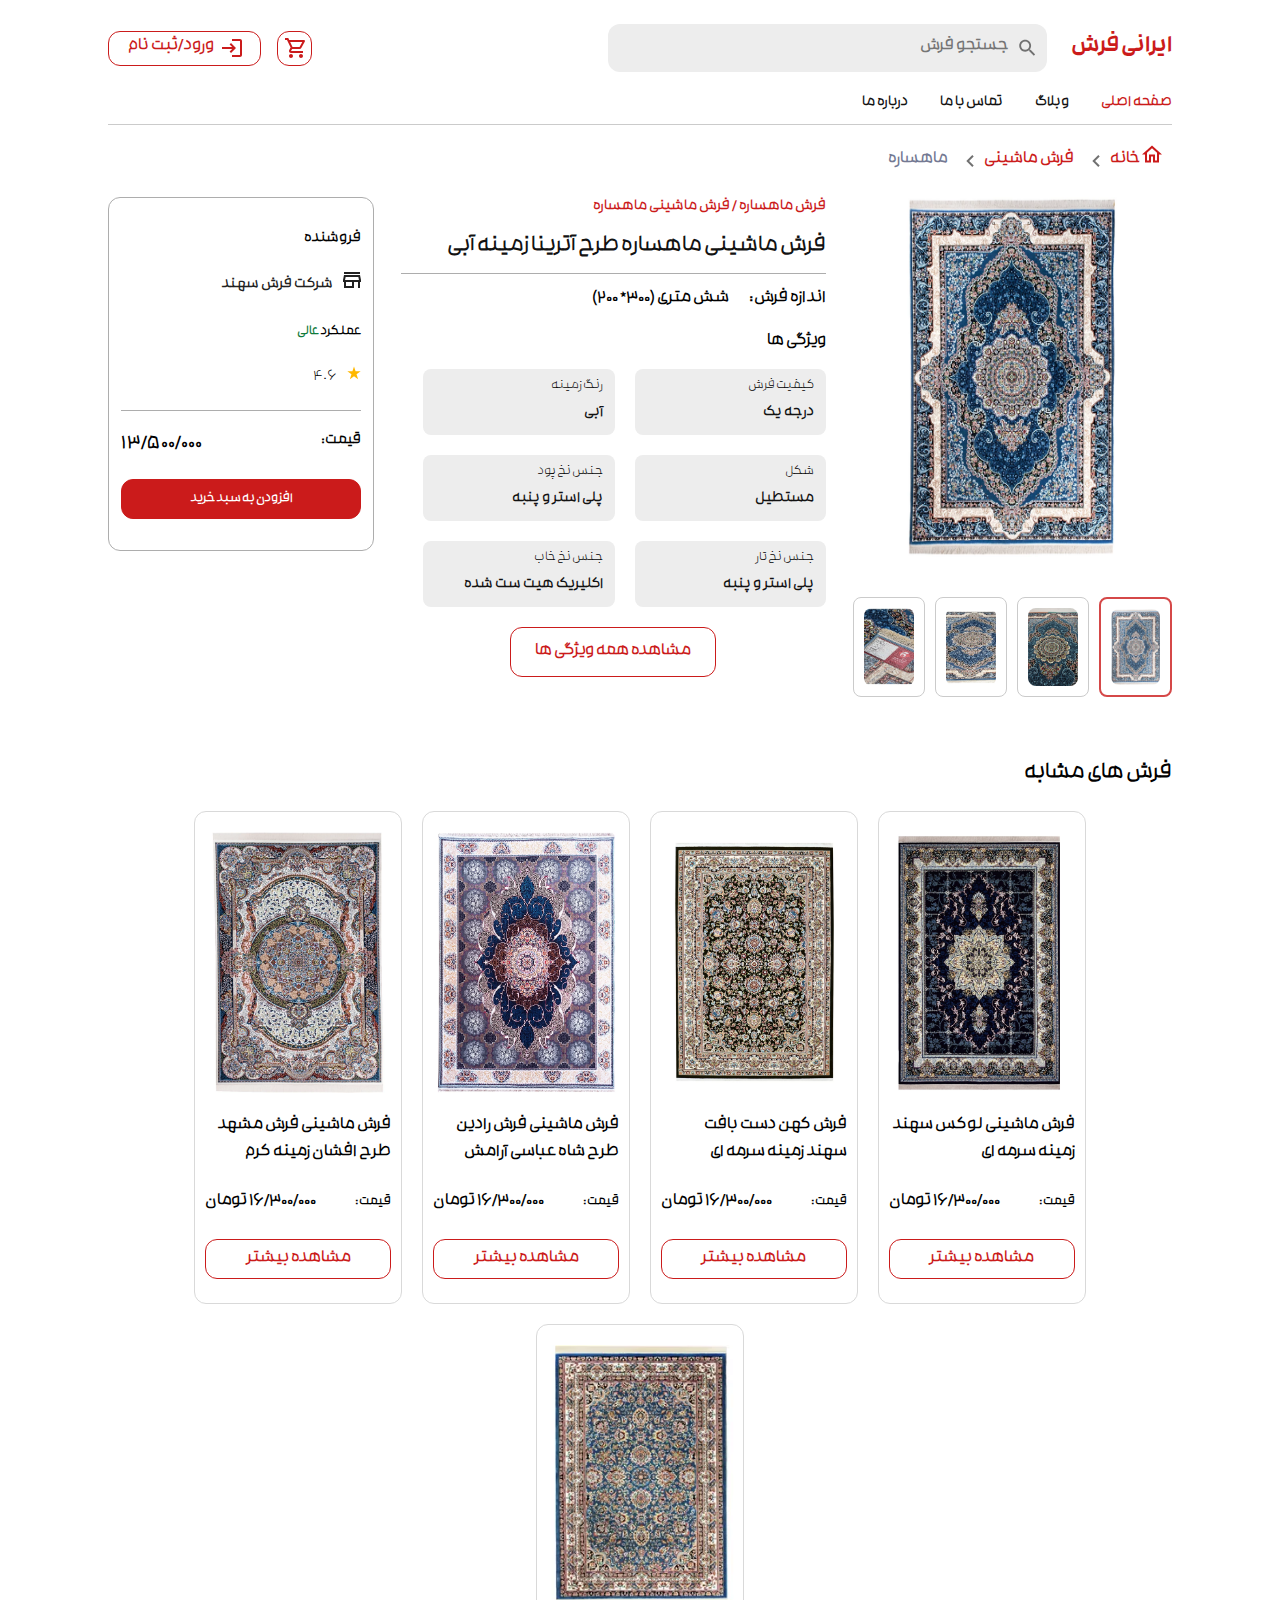
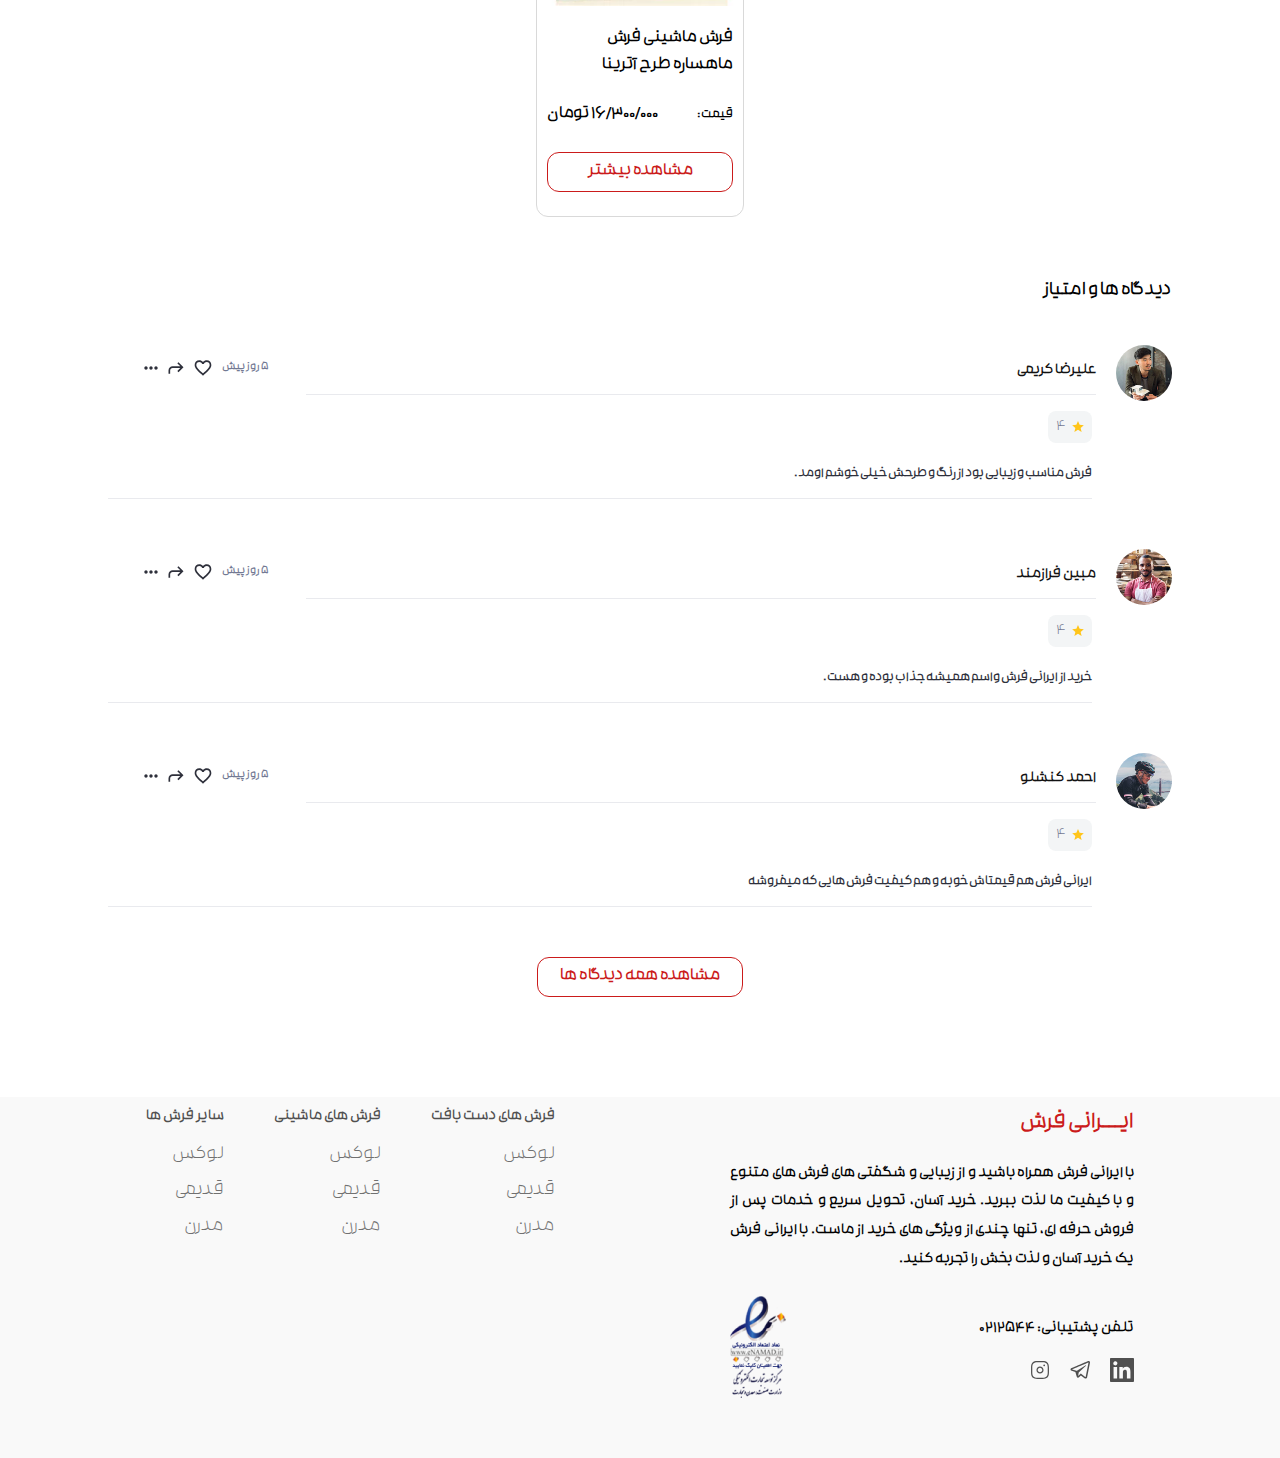
<file: products/product.html>
<!DOCTYPE html>
<html lang="fa" dir="rtl">
  <head>
    <meta charset="UTF-8" />
    <meta name="viewport" content="width=device-width, initial-scale=1.0" />
    <title>فرش ماشینی فرش ماهساره طرح آترینا زمینه آبی</title>
    <link rel="stylesheet" href="../css/reset.css" />
    <link rel="stylesheet" href="../css/fonts.css" />
    <link rel="stylesheet" href="../css/style.css" />
    <link rel="stylesheet" href="../css/product.css" />
    <link rel="stylesheet" href="../css/responsive.css" />
  </head>
  <body>
    <main class="main">
      <section class="breadcrumb">
        <div class="container">
          <ul class="breadcrumb__lists">
            <li class="breadcrumb__list">
              <a class="breadcrumb__link" href="../index.html">
                <svg
                  class="breadcrumb__home-icon"
                  width="20"
                  height="18"
                  viewBox="0 0 20 18"
                  fill="none"
                  xmlns="http://www.w3.org/2000/svg"
                >
                  <path
                    d="M10 3.19L15 7.69V15.5H13V9.5H7V15.5H5V7.69L10 3.19ZM10 0.5L0 9.5H3V17.5H9V11.5H11V17.5H17V9.5H20L10 0.5Z"
                    fill="#CB1B1B"
                  />
                </svg>
                خانه</a
              >
              <svg
                class="breadcrumb__next-icon"
                width="8"
                height="12"
                viewBox="0 0 8 12"
                fill="none"
                xmlns="http://www.w3.org/2000/svg"
              >
                <path
                  d="M7.70504 10.59L3.12504 6L7.70504 1.41L6.29504 0L0.295044 6L6.29504 12L7.70504 10.59Z"
                  fill="#717171"
                />
              </svg>
            </li>
            <li class="breadcrumb__list">
              <a class="breadcrumb__link breadcrumb__carpet-type" href="#">فرش ماشینی</a>
              <svg
                class="breadcrumb__next-icon"
                width="8"
                height="12"
                viewBox="0 0 8 12"
                fill="none"
                xmlns="http://www.w3.org/2000/svg"
              >
                <path
                  d="M7.70504 10.59L3.12504 6L7.70504 1.41L6.29504 0L0.295044 6L6.29504 12L7.70504 10.59Z"
                  fill="#717171"
                />
              </svg>
            </li>
            <li class="breadcrumb__list">
              <a class="breadcrumb__link breadcrumb__link--active" href="#"
                >ماهساره</a
              >
            </li>
          </ul>
        </div>
      </section>

      <section class="product">
        <div class="container">
          <div class="product__wrapper">
            <div class="product__gallery">
              <div class="product__gallery-top">
                <img
                  class="product__gallery-image-preview"
                  src="../images/products/mahsareh/mahsare-1.png"
                  alt="product image preview"
                />
              </div>
              <div class="product__gallery-bottom">
                <div class="product__gallery-slideshow active-border">
                  <img
                    class="product__gallery-image product__gallery-image1 thumbnail"
                    src="../images/products/mahsareh/mahsare-1.png"
                    alt="product images"
                    
                  />
                </div>
                <div class="product__gallery-slideshow">
                  <img
                    class="product__gallery-image product__gallery-image2 thumbnail"
                    src="../images/products/mahsareh/mahsare-2.png"
                    alt="product images"
                    
                  />
                </div>
                <div class="product__gallery-slideshow">
                  <img
                    class="product__gallery-image product__gallery-image3 thumbnail"
                    src="../images/products/mahsareh/mahsare-3.png"
                    alt="product images"
                    
                  />
                </div>
                <div class="product__gallery-slideshow">
                  <img
                    class="product__gallery-image product__gallery-image4 thumbnail"
                    src="../images/products/mahsareh/mahsare-4.png"
                    alt="product images"
                    
                  />
                </div>
              </div>
            </div>
            <div class="product__details">
              <div class="product__details-top">
                <h6 class="product__details-title">
                  فرش ماهساره / فرش ماشینی ماهساره
                </h6>
                <h4 class="product__details-caption">
                  فرش ماشینی ماهساره طرح آترینا زمینه آبی
                </h4>
              </div>
              <div class="product__details-middle">
                <h5 class="product__details-size">
                  اندازه فرش:<span class="product__details-size2"
                    >شش متری (۳۰۰* ۲۰۰)</span
                  >
                </h5>
              </div>
              <div class="product__details-bottom">
                <h5 class="product__features-title">ویژگی ها</h5>
                <div class="product__features">
                  <!-- feature 1 -->
                  <div class="product__feature product__feature-no1">
                    <h4 class="feature__title">کیفیت فرش</h4>
                    <h4 class="feature__value feature__quality">درجه یک</h4>
                  </div>
                  <!-- feature 2 -->
                  <div class="product__feature product__feature-no2">
                    <h4 class="feature__title">رنگ زمینه</h4>
                    <h4 class="feature__value feature__color">آبی</h4>
                  </div>
                  <!-- feature 3 -->
                  <div class="product__feature product__feature-no3">
                    <h4 class="feature__title">شکل</h4>
                    <h4 class="feature__value feature__shape">مستطیل</h4>
                  </div>
                  <!-- feature 4 -->
                  <div class="product__feature product__feature-no4">
                    <h4 class="feature__title">جنس نخ پود</h4>
                    <h4 class="feature__value feature__type-1">پلی استر و پنبه</h4>
                  </div>
                  <!-- feature 5 -->
                  <div class="product__feature product__feature-no5">
                    <h4 class="feature__title">جنس نخ تار</h4>
                    <h4 class="feature__value feature__type-2">پلی استر و پنبه</h4>
                  </div>
                  <!-- feature 6 -->
                  <div class="product__feature product__feature-no6">
                    <h4 class="feature__title">جنس نخ خاب</h4>
                    <h4 class="feature__value feature__type-3">اکلیریک هیت ست شده</h4>
                  </div>
                </div>
                <div class="feature__link">
                  <a class="feature__btn custom__btn" href="#"
                    >مشاهده همه ویژگی ها</a
                  >
                </div>
              </div>
            </div>
            <div class="product__seller">
              <div class="seller">
                <div class="seller__top">
                  <h6 class="seller__title">فروشنده</h6>
                  <div class="seller__company">
                    <svg
                      class="seller__company-icon"
                      width="18"
                      height="16"
                      viewBox="0 0 18 16"
                      fill="none"
                      xmlns="http://www.w3.org/2000/svg"
                    >
                      <path
                        d="M15.36 5L15.96 8H2.04L2.64 5H15.36ZM17 0H1V2H17V0ZM17 3H1L0 8V10H1V16H11V10H15V16H17V10H18V8L17 3ZM3 14V10H9V14H3Z"
                        fill="#212121"
                      />
                    </svg>

                    <h4 class="seller__company-name">شرکت فرش سهند</h4>
                  </div>
                  <p class="seller__performance">
                    عملکرد <span class="seller__performance-value">عالی</span>
                  </p>

                  <div class="seller__rating">
                    <svg
                      class="seller__rate-icon"
                      width="14"
                      height="14"
                      viewBox="0 0 14 14"
                      fill="none"
                      xmlns="http://www.w3.org/2000/svg"
                    >
                      <path
                        d="M7 0.5L8.5716 5.33688H13.6574L9.5429 8.32624L11.1145 13.1631L7 10.1738L2.8855 13.1631L4.4571 8.32624L0.342604 5.33688H5.4284L7 0.5Z"
                        fill="#FFB800"
                      />
                    </svg>

                    <h3 class="seller__rate">۴.۶</h3>
                  </div>
                  <!-- <div class="seller__divider"></div> -->
                </div>
                <div class="seller__bottom">
                  <div class="seller__price">
                    <h4 class="seller__price-title">قیمت:</h4>
                    <h4 class="seller__price-value">۱۳/۵۰۰/۰۰۰</h4>
                  </div>

                  <a class="seller__btn custom__btn" href="#"
                    >افزودن به سبد خرید</a
                  >
                </div>
              </div>
            </div>
          </div>
        </div>
      </section>

      <section class="similars">
        <div class="container">
          <div class="similars__wrapper">
            <div class="similars__header">
              <h4 class="similars__title">فرش های مشابه</h4>
            </div>
            <div class="similars__items">
              <!-- item #1 -->
              <div class="similars__item">
                <div class="similars__banner">
                  <a href="#">
                    <img
                      src="../images/similars/1.png"
                      alt="similars image"
                      class="similars__image"
                    />
                  </a>
                </div>
                <!-- <div class="similars__info"> -->
                  <h2 class="similars__caption">
                    فرش ماشینی لوکس سهند زمینه سرمه ای 
                  </h2>
                  <div class="similars__price">
                    <h2 class="similars__price-title">قیمت:</h2>
                    <h2 class="similars__price-value">۱۶/۳۰۰/۰۰۰ تومان</h2>
                  </div>
                  <div class="similars__link">
                    <a href="#" class="similars__more-info custom__btn"
                      >مشاهده بیشتر</a
                    >
                  </div>
                <!-- </div> -->
              </div>

              <!-- item #2 -->
              <div class="similars__item">
                <div class="similars__banner">
                  <a href="#">
                    <img
                      src="../images/similars/2.png"
                      alt="similars image"
                      class="similars__image"
                    />
                  </a>
                </div>
                <!-- <div class="similars__info"> -->
                  <h2 class="similars__caption">
                    فرش کهن  دست بافت سهند زمینه سرمه ای 
                  </h2>
                  <div class="similars__price">
                    <h2 class="similars__price-title">قیمت:</h2>
                    <h2 class="similars__price-value">۱۶/۳۰۰/۰۰۰ تومان</h2>
                  </div>
                  <div class="similars__link">
                    <a href="#" class="similars__more-info custom__btn"
                      >مشاهده بیشتر</a
                    >
                  </div>
                <!-- </div> -->
              </div>

              <!-- item #3 -->
              <div class="similars__item">
                <div class="similars__banner">
                  <a href="#">
                    <img
                      src="../images/similars/3.png"
                      alt="similars image"
                      class="similars__image"
                    />
                  </a>
                </div>
                <!-- <div class="similars__info"> -->
                  <h2 class="similars__caption">
                    فرش ماشینی فرش رادین طرح شاه عباسی آرامش 
                  </h2>
                  <div class="similars__price">
                    <h2 class="similars__price-title">قیمت:</h2>
                    <h2 class="similars__price-value">۱۶/۳۰۰/۰۰۰ تومان</h2>
                  </div>
                  <div class="similars__link">
                    <a href="#" class="similars__more-info custom__btn"
                      >مشاهده بیشتر</a
                    >
                  </div>
                <!-- </div> -->
              </div>

              <!-- item #4 -->
              <div class="similars__item">
                <div class="similars__banner">
                  <a href="#">
                    <img
                      src="../images/similars/4.png"
                      alt="similars image"
                      class="similars__image"
                    />
                  </a>
                </div>
                <!-- <div class="similars__info"> -->
                  <h2 class="similars__caption">
                    فرش ماشینی فرش مشهد طرح افشان زمینه کرم
                  </h2>
                  <div class="similars__price">
                    <h2 class="similars__price-title">قیمت:</h2>
                    <h2 class="similars__price-value">۱۶/۳۰۰/۰۰۰ تومان</h2>
                  </div>
                  <div class="similars__link">
                    <a href="#" class="similars__more-info custom__btn"
                      >مشاهده بیشتر</a
                    >
                  </div>
                <!-- </div> -->
              </div>

              <!-- item #5 -->
              <div class="similars__item">
                <div class="similars__banner">
                  <a href="#">
                    <img
                      src="../images/similars/5.png"
                      alt="similars image"
                      class="similars__image"
                    />
                  </a>
                </div>
                <!-- <div class="similars__info"> -->
                  <h2 class="similars__caption">
                    فرش ماشینی فرش ماهساره طرح آترینا
                  </h2>
                  <div class="similars__price">
                    <h2 class="similars__price-title">قیمت:</h2>
                    <h2 class="similars__price-value">۱۶/۳۰۰/۰۰۰ تومان</h2>
                  </div>
                  <div class="similars__link">
                    <a href="#" class="similars__more-info custom__btn"
                      >مشاهده بیشتر</a
                    >
                  </div>
                <!-- </div> -->
              </div>

          </div>
        </div>
      </section>

      <section class="comments">
        <div class="container">
          <div class="comments__wrapper">
            <div class="comments__header">
              <h2 class="comments__title">دیدگاه ها و امتیاز</h2>
            </div>
            <!-- comment 1 -->
            <article class="comment">
              <div class="comment__header">
                <div class="comment___header-left">
                  <img class="comment__user-img" src="../images/comments/1.png" alt="cm img">
                </div>
                <div class="comment___header-center">
                  <h6 class="comment__user-name">علیرضا کریمی</h6>
                </div>
                <div class="comment___header-right">

                  <span class="comment__date">۵ روز پیش</span>

                  <svg class="comment__like-icon" width="18" height="16" viewBox="0 0 18 16" fill="none" xmlns="http://www.w3.org/2000/svg">
                    <path d="M12.75 0.354126C11.3 0.354126 9.90832 1.02913 8.99999 2.09579C8.09166 1.02913 6.69999 0.354126 5.24999 0.354126C2.68332 0.354126 0.666656 2.37079 0.666656 4.93746C0.666656 8.08746 3.49999 10.6541 7.79166 14.5541L8.99999 15.6458L10.2083 14.5458C14.5 10.6541 17.3333 8.08746 17.3333 4.93746C17.3333 2.37079 15.3167 0.354126 12.75 0.354126ZM9.08332 13.3125L8.99999 13.3958L8.91666 13.3125C4.94999 9.72079 2.33332 7.34579 2.33332 4.93746C2.33332 3.27079 3.58332 2.02079 5.24999 2.02079C6.53332 2.02079 7.78332 2.84579 8.22499 3.98746H9.78332C10.2167 2.84579 11.4667 2.02079 12.75 2.02079C14.4167 2.02079 15.6667 3.27079 15.6667 4.93746C15.6667 7.34579 13.05 9.72079 9.08332 13.3125Z" fill="#2E303B"/>
                    </svg>

                    <svg class="comment__forward-icon" width="16" height="12" viewBox="0 0 16 12" fill="none" xmlns="http://www.w3.org/2000/svg">
                      <path d="M10.5 0.166626L9.325 1.34163L10.5 2.52496L12.3083 4.33329H4.66667C2.36667 4.33329 0.5 6.19996 0.5 8.49996V11.8333H2.16667V8.49996C2.16667 7.12496 3.29167 5.99996 4.66667 5.99996H12.3083L9.325 8.98329L10.5 10.1666L15.5 5.16663L10.5 0.166626Z" fill="#2E303B"/>
                      </svg>

                  <svg class="comment__options-icon" width="14" height="4" viewBox="0 0 14 4" fill="none" xmlns="http://www.w3.org/2000/svg">
                    <path d="M2.00001 0.333374C1.08334 0.333374 0.333344 1.08337 0.333344 2.00004C0.333344 2.91671 1.08334 3.66671 2.00001 3.66671C2.91668 3.66671 3.66668 2.91671 3.66668 2.00004C3.66668 1.08337 2.91668 0.333374 2.00001 0.333374ZM12 0.333374C11.0833 0.333374 10.3333 1.08337 10.3333 2.00004C10.3333 2.91671 11.0833 3.66671 12 3.66671C12.9167 3.66671 13.6667 2.91671 13.6667 2.00004C13.6667 1.08337 12.9167 0.333374 12 0.333374ZM7.00001 0.333374C6.08334 0.333374 5.33334 1.08337 5.33334 2.00004C5.33334 2.91671 6.08334 3.66671 7.00001 3.66671C7.91668 3.66671 8.66668 2.91671 8.66668 2.00004C8.66668 1.08337 7.91668 0.333374 7.00001 0.333374Z" fill="#2E303B"/>
                    </svg>


                      
                      

                        
                       
                </div>
              </div>
              <div class="comment__body">
                <div class="comment__rate">
                  <svg width="14" height="15" viewBox="0 0 14 15" fill="none" xmlns="http://www.w3.org/2000/svg">
                    <path class="comment__star-icon" d="M6.99996 10.8659L10.605 13.0417L9.64829 8.94087L12.8333 6.18171L8.63913 5.82587L6.99996 1.95837L5.36079 5.82587L1.16663 6.18171L4.35163 8.94087L3.39496 13.0417L6.99996 10.8659Z" fill="#FFC51A"/>
                    </svg>
                  <span class="comment__stars">4</span>
                    
                </div>
                <p class="comment__text">فرش مناسب و زیبایی بود از  رنگ و طرحش خیلی خوشم اومد.</p>
              </div>
            </article>

            <!-- comment 2 -->
            <article class="comment">
              <div class="comment__header">
                <div class="comment___header-left">
                  <img class="comment__user-img" src="../images/comments/2.png" alt="cm img">
                </div>
                <div class="comment___header-center">
                  <h6 class="comment__user-name">مبین فرازمند</h6>
                </div>
                <div class="comment___header-right">

                  <span class="comment__date">۵ روز پیش</span>

                  <svg class="comment__like-icon" width="18" height="16" viewBox="0 0 18 16" fill="none" xmlns="http://www.w3.org/2000/svg">
                    <path d="M12.75 0.354126C11.3 0.354126 9.90832 1.02913 8.99999 2.09579C8.09166 1.02913 6.69999 0.354126 5.24999 0.354126C2.68332 0.354126 0.666656 2.37079 0.666656 4.93746C0.666656 8.08746 3.49999 10.6541 7.79166 14.5541L8.99999 15.6458L10.2083 14.5458C14.5 10.6541 17.3333 8.08746 17.3333 4.93746C17.3333 2.37079 15.3167 0.354126 12.75 0.354126ZM9.08332 13.3125L8.99999 13.3958L8.91666 13.3125C4.94999 9.72079 2.33332 7.34579 2.33332 4.93746C2.33332 3.27079 3.58332 2.02079 5.24999 2.02079C6.53332 2.02079 7.78332 2.84579 8.22499 3.98746H9.78332C10.2167 2.84579 11.4667 2.02079 12.75 2.02079C14.4167 2.02079 15.6667 3.27079 15.6667 4.93746C15.6667 7.34579 13.05 9.72079 9.08332 13.3125Z" fill="#2E303B"/>
                    </svg>

                    <svg class="comment__forward-icon" width="16" height="12" viewBox="0 0 16 12" fill="none" xmlns="http://www.w3.org/2000/svg">
                      <path d="M10.5 0.166626L9.325 1.34163L10.5 2.52496L12.3083 4.33329H4.66667C2.36667 4.33329 0.5 6.19996 0.5 8.49996V11.8333H2.16667V8.49996C2.16667 7.12496 3.29167 5.99996 4.66667 5.99996H12.3083L9.325 8.98329L10.5 10.1666L15.5 5.16663L10.5 0.166626Z" fill="#2E303B"/>
                      </svg>

                  <svg class="comment__options-icon" width="14" height="4" viewBox="0 0 14 4" fill="none" xmlns="http://www.w3.org/2000/svg">
                    <path d="M2.00001 0.333374C1.08334 0.333374 0.333344 1.08337 0.333344 2.00004C0.333344 2.91671 1.08334 3.66671 2.00001 3.66671C2.91668 3.66671 3.66668 2.91671 3.66668 2.00004C3.66668 1.08337 2.91668 0.333374 2.00001 0.333374ZM12 0.333374C11.0833 0.333374 10.3333 1.08337 10.3333 2.00004C10.3333 2.91671 11.0833 3.66671 12 3.66671C12.9167 3.66671 13.6667 2.91671 13.6667 2.00004C13.6667 1.08337 12.9167 0.333374 12 0.333374ZM7.00001 0.333374C6.08334 0.333374 5.33334 1.08337 5.33334 2.00004C5.33334 2.91671 6.08334 3.66671 7.00001 3.66671C7.91668 3.66671 8.66668 2.91671 8.66668 2.00004C8.66668 1.08337 7.91668 0.333374 7.00001 0.333374Z" fill="#2E303B"/>
                    </svg>


                      
                      

                        
                       
                </div>
              </div>
              <div class="comment__body">
                <div class="comment__rate">
                  <svg width="14" height="15" viewBox="0 0 14 15" fill="none" xmlns="http://www.w3.org/2000/svg">
                    <path class="comment__star-icon" d="M6.99996 10.8659L10.605 13.0417L9.64829 8.94087L12.8333 6.18171L8.63913 5.82587L6.99996 1.95837L5.36079 5.82587L1.16663 6.18171L4.35163 8.94087L3.39496 13.0417L6.99996 10.8659Z" fill="#FFC51A"/>
                    </svg>
                  <span class="comment__stars">4</span>
                    
                </div>
                <p class="comment__text">خرید از ایرانی فرش واسم همیشه جذاب بوده و هست.</p>
              </div>
            </article>

            <!-- comment 3 -->
            <article class="comment">
              <div class="comment__header">
                <div class="comment___header-left">
                  <img class="comment__user-img" src="../images/comments/3.png" alt="cm img">
                </div>
                <div class="comment___header-center">
                  <h6 class="comment__user-name">احمد کنشلو</h6>
                </div>
                <div class="comment___header-right">

                  <span class="comment__date">۵ روز پیش</span>

                  <svg class="comment__like-icon" width="18" height="16" viewBox="0 0 18 16" fill="none" xmlns="http://www.w3.org/2000/svg">
                    <path d="M12.75 0.354126C11.3 0.354126 9.90832 1.02913 8.99999 2.09579C8.09166 1.02913 6.69999 0.354126 5.24999 0.354126C2.68332 0.354126 0.666656 2.37079 0.666656 4.93746C0.666656 8.08746 3.49999 10.6541 7.79166 14.5541L8.99999 15.6458L10.2083 14.5458C14.5 10.6541 17.3333 8.08746 17.3333 4.93746C17.3333 2.37079 15.3167 0.354126 12.75 0.354126ZM9.08332 13.3125L8.99999 13.3958L8.91666 13.3125C4.94999 9.72079 2.33332 7.34579 2.33332 4.93746C2.33332 3.27079 3.58332 2.02079 5.24999 2.02079C6.53332 2.02079 7.78332 2.84579 8.22499 3.98746H9.78332C10.2167 2.84579 11.4667 2.02079 12.75 2.02079C14.4167 2.02079 15.6667 3.27079 15.6667 4.93746C15.6667 7.34579 13.05 9.72079 9.08332 13.3125Z" fill="#2E303B"/>
                    </svg>

                    <svg class="comment__forward-icon" width="16" height="12" viewBox="0 0 16 12" fill="none" xmlns="http://www.w3.org/2000/svg">
                      <path d="M10.5 0.166626L9.325 1.34163L10.5 2.52496L12.3083 4.33329H4.66667C2.36667 4.33329 0.5 6.19996 0.5 8.49996V11.8333H2.16667V8.49996C2.16667 7.12496 3.29167 5.99996 4.66667 5.99996H12.3083L9.325 8.98329L10.5 10.1666L15.5 5.16663L10.5 0.166626Z" fill="#2E303B"/>
                      </svg>

                  <svg class="comment__options-icon" width="14" height="4" viewBox="0 0 14 4" fill="none" xmlns="http://www.w3.org/2000/svg">
                    <path d="M2.00001 0.333374C1.08334 0.333374 0.333344 1.08337 0.333344 2.00004C0.333344 2.91671 1.08334 3.66671 2.00001 3.66671C2.91668 3.66671 3.66668 2.91671 3.66668 2.00004C3.66668 1.08337 2.91668 0.333374 2.00001 0.333374ZM12 0.333374C11.0833 0.333374 10.3333 1.08337 10.3333 2.00004C10.3333 2.91671 11.0833 3.66671 12 3.66671C12.9167 3.66671 13.6667 2.91671 13.6667 2.00004C13.6667 1.08337 12.9167 0.333374 12 0.333374ZM7.00001 0.333374C6.08334 0.333374 5.33334 1.08337 5.33334 2.00004C5.33334 2.91671 6.08334 3.66671 7.00001 3.66671C7.91668 3.66671 8.66668 2.91671 8.66668 2.00004C8.66668 1.08337 7.91668 0.333374 7.00001 0.333374Z" fill="#2E303B"/>
                    </svg>


                      
                      

                        
                       
                </div>
              </div>
              <div class="comment__body">
                <div class="comment__rate">
                  <svg width="14" height="15" viewBox="0 0 14 15" fill="none" xmlns="http://www.w3.org/2000/svg">
                    <path class="comment__star-icon" d="M6.99996 10.8659L10.605 13.0417L9.64829 8.94087L12.8333 6.18171L8.63913 5.82587L6.99996 1.95837L5.36079 5.82587L1.16663 6.18171L4.35163 8.94087L3.39496 13.0417L6.99996 10.8659Z" fill="#FFC51A"/>
                    </svg>
                  <span class="comment__stars">4</span>
                    
                </div>
                <p class="comment__text">ایرانی فرش هم قیمتاش خوبه و هم کیفیت فرش هایی که میفروشه</p>
              </div>
            </article>

            <div class="comment__btn">
              <a href="#" class="comment__see-more-btn custom__btn">مشاهده همه دیدگاه ها</a>
              
            </div>
          </div>
        </div>
      </section>
      
    </main>

    <!-- اضافه کردن فایل‌های JavaScript -->
    <script src="../components/header.js"></script>
    <script src="../components/footer.js"></script>
    <script src="../js/script.js"></script>
  </body>
</html>
</file>
<file: css/fonts.css>
@font-face {
    font-family: 'Rokh Light';
    src: url(../fonts/Rokh-Light.woff), format('woff');
}


@font-face {
    font-family: 'Rokh Normal';
    src: url(../fonts/Rokh-Normal.woff), format('woff');
}

@font-face {
    font-family: 'Rokh Regular';
    src: url(../fonts/Rokh-Regular.woff), format('woff');
}

@font-face {
    font-family: 'Rokh Medium';
    src: url(../fonts/Rokh-Medium.woff), format('woff');
}


@font-face {
    font-family: 'Rokh Bold';
    src: url(../fonts/Rokh-Bold.woff), format('woff');
}


@font-face {
    font-family: 'RokhFaNum Regular';
    src: url(../fonts/RokhFaNum-Regular.woff), format('woff');
}
</file>
<file: css/style.css>
:root {
  --primary-color: #cb1b1b;
  --dark-color: #121212;
  --gray-color: #7a7a7a;
  --transition : all 0.3s ease-in;
}

html {
  box-sizing: border-box;
  font-size: 62.5%;
}

*,
*::before,
*::after {
  box-sizing: inherit;
}

body {
  font-family: 'Rokh Regular', sans-serif;
  font-size: 1.6rem;
  line-height: 1.5;
}
a {
  text-decoration: none;
}
.container {
  max-width: 144rem;
  margin-right: auto;
  margin-left: auto;
  padding-right: 10.8rem;
  padding-left: 10.8rem;
  position: relative;
}

/* 

COMPONENTS

*/


.custom__btn {
  border-radius: 1.2rem;
  border: 0.1rem solid var(--primary-color);
  padding: 0 1.6rem;
  width: 20.6rem;
  height: 5.6rem;
  font-size: 1.8rem;
  font-weight: 600;
  display: inline-block;
  text-align: center;
  line-height: 5.6rem;
}

/* 
  
  HEADER
  
  */

.header {
  padding-top: 2.4rem;
}
.header__wrapper {
  border-bottom: 1px solid #cbcbcb;
}
.header__top {
  display: flex;
  justify-content: space-between;
  align-items: center;
}
.header__left {
  display: flex;
  justify-content: center;
  align-items: center;
  gap: 1.6rem;
}
.header__shopping-link {
  display: flex;
  justify-content: center;
  align-items: center;
  border-radius: 1.2rem;
  border: 1px solid var(--primary-color);
  text-align: center;
  width: 3.5rem;
  height: 3.5rem;
  line-height: 4.5rem;
  transition: var(--transition);
}
.header__shopping-icon {
  width: 2rem;
  height: 2rem;
  fill: var(--primary-color);
  transition: var(--transition);
}
.header__shopping-link:hover {
  background-color: var(--primary-color);
}
.header__shopping-link:hover .header__shopping-icon {
  fill: #fff;
}
.header__login-link {
  display: flex;
  justify-content: center;
  align-items: center;
  width: 15.3rem;
  height: 3.5rem;
  padding: 0 1.6rem;
  border-radius: 1.2rem;
  border: 1px solid var(--primary-color);
  gap: 0.8rem;
  transition: var(--transition);
}
.header__login-link:hover {
  background-color: var(--primary-color);
}
.header__login-link:hover .header__login-text {
  color: #fff;
}
.header__login-icon {
  width: 2rem;
  height: 2rem;
  fill: var(--primary-color);
}
.header__login-link:hover .header__login-icon {
  fill: #fff;
}


.header__login-text {
  font-weight: 600;
  font-size: 1.8rem;
  line-height: 3.24rem;
  letter-spacing: 0;
  color: var(--primary-color);
}

.header__login-link-m {
  display: none;
  justify-content: center;
  align-items: center;
  width: 3.5rem;
  height: 3.5rem;
  border-radius: 1.2rem;
  border: 1px solid var(--primary-color);
  transition: var(--transition);
}
.header__login-link-m:hover {
  background-color: var(--primary-color);
}
.header__login-link-m:hover .header__login-m-icon {
  fill: #fff;
  color: #fff;
}
.header__login-m-icon {
  width: 2rem;
  height: 2rem;
  fill: var(--primary-color);
}
.header__right {
  display: flex;
  justify-content: space-between;
  align-items: center;
  gap: 2.4rem;
}

/* Hamburger menu icon */


.header__toggle-icon {
  display: none;
  width: 3.2rem;
  height: 3.2rem;
  justify-content: center;
  align-items: center;
  cursor: pointer;
  background-color: #ededed;
  border-radius: 0.8rem;
  padding: 0 0.4rem;
}
.header__toggle-line {
  width: 2rem;
  height: 0.2rem;
  background-color: var(--dark-color);
  position: relative;
}

.header__toggle-line::before,
.header__toggle-line::after {
  content: '';
  width: 2rem;
  height: 0.2rem;
  background-color: var(--dark-color);
  border-radius: 25rem;
  position: absolute;
  transition: all 150ms ease-in;
}

.header__toggle-line::before {
  top: 0.5rem;
}
.header__toggle-line::after {
  bottom: 0.5rem;
}
.header__toggle-icon--open .header__toggle-line {
  background-color: transparent;
}
.header__toggle-icon--open .header__toggle-line::before {
  transform: translateY(-0.5rem) rotate(-45deg);
}

.header__toggle-icon--open .header__toggle-line::after {
  transform: translateY(0.5rem) rotate(45deg);
}

.header__logo-text {
  font-family: 'Rokh Bold';
  font-weight: 700;
  font-size: 2.4rem;
  line-height: 3.36rem;
  letter-spacing: 0;
  text-align: center;
  color: var(--primary-color);
}

.header__search-box,
.header__search-box-m {
  width: 43.9rem;
  height: 4.8rem;
  border-radius: 1.2rem;
  padding: 1.2rem;
  background-color: #ededed;
  display: flex;
  align-items: center;
  gap: 0.8rem;
}
.header__search-box-m {
  display: none;
}
.header__search-icon,
.header__search-icon-m {
  width: 1.749rem;
  height: 1.749rem;
  cursor: pointer;
}
.header__search-input,
.header__search-input-m {
  background: transparent;
  border: none;
  outline: none;
  font-family: 'Rokh Regular', sans-serif;
  font-weight: 600;
  font-size: 1.8rem;
  line-height: 3.24rem;
  letter-spacing: 0;
  width: 100%;
}

.nav {
  padding: 1.8rem 0;
  height: 4.5rem;
  margin-bottom: 0.7rem;
}
.menu {
  display: flex;
  gap: 3.2rem;
}

.menu__item-link {
  font-weight: 600;
  font-size: 1.6rem;
  line-height: 2.88rem;
  letter-spacing: 0;
  color: var(--dark-color);
  transition: all 150ms ease-in;
}
.menu__item-link:hover {
  color: var(--primary-color);
}
.menu__item-link-active {
  color: var(--primary-color);
}

/* 

BANNER

*/

.banner__wrapper {
  display: flex;
  justify-content: space-between;
  width: 100%;
}
.banner__left {
  flex-basis: 50%;
  display: flex;
  justify-content: center;
  align-items: center;
  flex-direction: column;
}
.banner__right {
  flex-basis: 50%;
  position: relative;
}
.banner__title {
  font-weight: 700;
  font-size: 4rem;
  line-height: 5.6rem;
  letter-spacing: 0;
  text-align: center;
  padding-bottom: 2.4rem;
}
.banner__title-brand {
  color: var(--primary-color);
}
.banner__text {
  font-weight: 600;
  font-size: 2.4rem;
  line-height: 4.8rem;
  letter-spacing: 0;
  text-align: center;
  padding-bottom: 4.8rem;
}
.banner__links {
  display: flex;
  gap: 4rem;
}

.product__btn {
  color: var(--primary-color);
  transition: var(--transition);
}

.product__btn:hover {
  background-color: var(--primary-color);
  color: #fff;
}
.club__btn {
  width: 21.6rem;
  background-color: var(--primary-color);
  color: #fff;
  transition: var(--transition);
}
.club__btn:hover {
  color: var(--primary-color);
  background-color: #fff;
}
.banner__image-container {
  position: relative;
  width: 248px;
  height: 400px;
  margin: 20px;
  margin-top: 100px;
}

.image {
  position: absolute;
  top: 0;
  left: 0;
  width: 248px;
  height: 400px;
  transform-origin: bottom left;
  transition: transform 1.3s ease, opacity 1s ease;
}

.image1 {
  z-index: 5;
  transform: rotate(0);
  opacity: 1;
}

.image2 {
  z-index: 4;
  transform: rotate(-12deg);
  opacity: 0.8;
}

.image3 {
  z-index: 3;
  transform: rotate(-23deg);
  opacity: 0.75;
}

.image4 {
  z-index: 2;
  transform: rotate(-34deg);
  opacity: 0.63;
}

.image5 {
  z-index: 1;
  transform: rotate(-46deg);
  opacity: 0.5;
}

.change {
  transform: rotate(0);
}

.image:hover {
  opacity: 1;
  z-index: 10;
}

.banner__image-toggle-btn {
  position: absolute;
  left: 1rem;
  bottom: 5rem;
  cursor: pointer;
}

.changeToggle1 {
  transform: rotate(180deg);
  transition: transform 1.3s ease;
}

.changeToggle2 {
  transform: rotate(0deg);
  transition: transform 1.3s ease;
}

/* 

CATEGORY1

*/

.category1,
.category2 {
  padding: 5rem 0;
}
.category1__wrapper,
.category2__wrapper {
  display: flex;
  justify-content: center;
  gap: 1rem;
  flex-wrap: wrap;
}

.category1__left {
  background: linear-gradient(
      269.67deg,
      rgba(1, 48, 117, 0.8) -96.09%,
      rgba(0, 0, 0, 0) 99.55%
    ),
    linear-gradient(
      270.11deg,
      rgba(2, 47, 113, 0.6) -99.67%,
      rgba(0, 0, 0, 0) 99.78%
    ),
    url('../images/11.png');
  background-position: center;
  background-repeat: no-repeat;
  background-size: cover;
  display: flex;
  flex-direction: column;
  justify-content: flex-end;
  padding: 2rem;
  gap: 0.8rem;
  max-width: 39.133rem;
  height: 28.8rem;
  border-radius: 0.8rem;
  flex: 1 1 auto;
}
.category1__center {
  background: linear-gradient(
      269.67deg,
      rgba(1, 48, 117, 0.8) -96.09%,
      rgba(0, 0, 0, 0) 99.55%
    ),
    linear-gradient(
      270.11deg,
      rgba(2, 47, 113, 0.6) -99.67%,
      rgba(0, 0, 0, 0) 99.78%
    ),
    url('../images/22.png');
  background-position: center;
  background-repeat: no-repeat;
  background-size: cover;
  display: flex;
  flex-direction: column;
  justify-content: flex-end;
  padding: 2rem;
  gap: 0.8rem;
  max-width: 39.133rem;
  height: 28.8rem;
  border-radius: 0.8rem;
  flex: 1 1 auto;
}
.category1__right,
.category2__right {
  display: flex;
  flex-direction: column;
  gap: 1rem;
  max-width: 39.133rem;
  height: 28.8rem;
  flex: 1 1 auto;
}

.category1__right-top {
  background: linear-gradient(
      269.67deg,
      rgba(1, 48, 117, 0.8) -96.09%,
      rgba(0, 0, 0, 0) 99.55%
    ),
    linear-gradient(
      270.11deg,
      rgba(2, 47, 113, 0.6) -99.67%,
      rgba(0, 0, 0, 0) 99.78%
    ),
    url('../images/33.png') center no-repeat;
  background-size: cover;
  display: flex;
  flex-direction: column;
  justify-content: flex-end;
  padding: 2rem;
  gap: 0.8rem;
  height: 13.2rem;
  border-radius: 1.6rem;
  height: 50%;
  width: 100%;
}
.category1__right-bottom {
  background: linear-gradient(
      269.67deg,
      rgba(1, 48, 117, 0.8) -96.09%,
      rgba(0, 0, 0, 0) 99.55%
    ),
    linear-gradient(
      270.11deg,
      rgba(2, 47, 113, 0.6) -99.67%,
      rgba(0, 0, 0, 0) 99.78%
    ),
    url('../images/44.png');
  background-position: center;
  background-repeat: no-repeat;
  background-size: cover;
  display: flex;
  flex-direction: column;
  justify-content: flex-end;
  padding: 2rem;
  gap: 0.8rem;
  height: 13.2rem;
  border-radius: 1.6rem;
  height: 50%;
  width: 100%;
}

.cat__caption {
  font-weight: 600;
  font-size: 2rem;
  line-height: 2.8rem;
  letter-spacing: 0;
  text-align: right;
  color: #fff;
}
.cat__link {
  font-weight: 600;
  font-size: 1.8rem;
  line-height: 5rem;
  letter-spacing: 0;
  color: #fff;
  border: 1px solid #fff;
  width: 23rem;
  height: 5rem;
  transition: all 0.1s ease-in;
}

.cat__link:hover {
  background: rgba(255, 255, 255, 0.2);
  color: var(--primary-color);
}

/* 

HANDMADE

*/

.handmade,
.machinemade {
  padding: 6rem 0;
}

.handmade__header,
.machinemade__header {
  display: flex;
  justify-content: space-between;
  align-items: center;
}
.handmade__title,
.machinemade__title {
  font-weight: 700;
  font-size: 2.4rem;
  line-height: 3.36rem;
  letter-spacing: 0;
}
.handmade__see-all-link,
.machinemade__see-all-link {
  display: flex;
  justify-content: center;
  align-items: center;
  gap: 1rem;
  transition: var(--transition);
}
.handmade__see-all-link:hover,
.machinemade__see-all-link:hover {
  background: var(--primary-color);
}

.handmade__see-all-link:hover .handmade__see-all-text,
.machinemade__see-all-link:hover .machinemade__see-all-text {
  color: #fff;
}
.handmade__see-all-link:hover .handmade__see-all-icon,
.machinemade__see-all-link:hover .machinemade__see-all-icon {
  fill: #fff;
}
.handmade__see-all-text,
.machinemade__see-all-text {
  font-weight: 600;
  font-size: 1.8rem;
  line-height: 5.6rem;
  letter-spacing: 0;
  color: var(--primary-color);
}
.handmade__see-all-icon,
.machinemade__see-all-icon {
  fill: var(--primary-color);
}
.handmade__items,
.machinemade__items {
  /* display: flex;
  align-items: center;
  justify-content: center;
  gap: 2rem;
  padding-top: 2rem;
  flex-wrap: wrap; */


display: grid;
grid-template-columns: repeat(auto-fit,minmax(25rem,auto));
gap: 1rem;
padding-top: 2rem;
}
.handmade__item,
.machinemade__item {
  /* flex: 1 1 24.875rem; */
  /* width: 27rem; */


  /* width: 24.875rem; */
  /* height: 49.3rem; */
  border-radius: 1.2rem;
  border: 1px solid #D9D9D9;
  display: flex;
  flex-direction: column;
  align-items: center;
  gap: 2rem;
  padding: 2rem 1rem;
  flex: 1 0 calc(25% - 20px);
  /* max-width: 24.875rem; */
  /* flex: 1 0 27rem; */
  /* max-width: 35rem; */
}
.handmade__banner,
.machinemade__banner {
  width: 19.36rem;
  height: 26.1rem;
}
.handmade__image,
.machinemade__image {
  width: 100%;
  height: 100%;
  object-fit: cover;
}
.handmade__info,
.machinemade__info{
  height: 6rem;
}
.handmade__caption,
.machinemade__caption {
  font-weight: 600;
  font-size: 1.8rem;
  line-height: 3.24rem;
  letter-spacing: 0;
  text-align: right;
  display: -webkit-box;
            -webkit-box-orient: vertical;
            -webkit-line-clamp: 2; 
            overflow: hidden;
            text-overflow: ellipsis; 
            line-height: 1.5; 
}
.handmade__price,
.machinemade__price {
  display: flex;
  justify-content: space-between;
  align-items: center;
  width: 100%;
}
.handmade__price-title,
.machinemade__price-title {
  font-weight: 600;
  font-size: 1.4rem;
  line-height: 2.52rem;
  letter-spacing: 0;
  text-align: right;
}
.handmade__price-value,
.machinemade__price-value {
  font-weight: 600;
  font-size: 1.8rem;
  line-height: 3.24rem;
  letter-spacing: 0;
}
.handmade__link,
.machinemade__link {
  display: flex;
  justify-content: center;
  align-items: center;
  width: 100%;
}
.handmade__more-info,
.machinemade__more-info {
  color: var(--primary-color);
  width: 25.55rem;
  height: 4rem;
  line-height: 4rem;
  transition: var(--transition);
}

.handmade__more-info:hover,
.machinemade__more-info:hover {
  background: var(--primary-color);
  color: #fff;
}

/* 

CATEGORY2

*/

.category2__left {
  background: linear-gradient(
      269.67deg,
      rgba(1, 48, 117, 0.8) -96.09%,
      rgba(0, 0, 0, 0) 99.55%
    ),
    linear-gradient(
      270.11deg,
      rgba(2, 47, 113, 0.6) -99.67%,
      rgba(0, 0, 0, 0) 99.78%
    ),
    url('../images/1111.png');
  background-position: center;
  background-repeat: no-repeat;
  background-size: cover;
  display: flex;
  flex-direction: column;
  justify-content: flex-end;
  padding: 2rem;
  gap: 0.8rem;
  max-width: 39.133rem;
  height: 28.8rem;
  border-radius: 0.8rem;
  flex: 1 1 auto;
}

.category2__center {
  background: linear-gradient(
      269.67deg,
      rgba(1, 48, 117, 0.8) -96.09%,
      rgba(0, 0, 0, 0) 99.55%
    ),
    linear-gradient(
      270.11deg,
      rgba(2, 47, 113, 0.6) -99.67%,
      rgba(0, 0, 0, 0) 99.78%
    ),
    url('../images/2222.png');
  background-position: center;
  background-repeat: no-repeat;
  background-size: cover;
  display: flex;
  flex-direction: column;
  justify-content: flex-end;
  padding: 2rem;
  gap: 0.8rem;
  max-width: 39.133rem;
  height: 28.8rem;
  border-radius: 0.8rem;
  flex: 1 1 auto;
}


.category2__right-top {
  background: linear-gradient(
      269.67deg,
      rgba(1, 48, 117, 0.8) -96.09%,
      rgba(0, 0, 0, 0) 99.55%
    ),
    linear-gradient(
      270.11deg,
      rgba(2, 47, 113, 0.6) -99.67%,
      rgba(0, 0, 0, 0) 99.78%
    ),
    url('../images/3333.png') center no-repeat;

  background-size: cover;
  display: flex;
  flex-direction: column;
  justify-content: flex-end;

  padding: 2rem;
  gap: 0.8rem;

  height: 13.2rem;
  border-radius: 1.6rem;
  height: 50%;
  width: 100%;
}

.category2__right-bottom {
  background: linear-gradient(
      269.67deg,
      rgba(1, 48, 117, 0.8) -96.09%,
      rgba(0, 0, 0, 0) 99.55%
    ),
    linear-gradient(
      270.11deg,
      rgba(2, 47, 113, 0.6) -99.67%,
      rgba(0, 0, 0, 0) 99.78%
    ),
    url('../images/4444.png');
  background-position: center;
  background-repeat: no-repeat;
  background-size: cover;
  display: flex;
  flex-direction: column;
  justify-content: flex-end;

  padding: 2rem;
  gap: 0.8rem;

  height: 13.2rem;
  border-radius: 1.6rem;
  height: 50%;
  width: 100%;
}


/* 

CLUB

*/

.club{
  padding: 6rem 0;
}
.club__main-wrapper{
  display: flex;
justify-content: center;
align-items: center;
}
.club__wrapper{
display: flex;
justify-content: space-between;
align-items: center;
width: 101.6rem;
gap: 3rem;
}
.club__left{
  width: 48rem;
display: flex;
flex-direction: column;
justify-content: center;
align-items: center;
}
.club__title{
  font-weight: 500;
  font-size: 4.4rem;
  line-height: 6.16rem;
  letter-spacing: 0;
  text-align: center;
}
.club__txt{
  color: var(--primary-color);
}
.club__text{
font-weight: 500;
font-size: 2rem;
line-height: 3.6rem;
letter-spacing: 0;
text-align: center;
}
.club__link{
font-weight: 600;
font-size: 1.8rem;
letter-spacing: 0;
color: var(--primary-color);
transition: var(--transition);
}
.club__link:hover{
  background: var(--primary-color);
  color: #fff;
}
.club__right{
  width: 44rem;
}
.club__image{
display: flex;
flex-direction: column;
gap: 1rem;
}
.club__image-top{
  width: 43.8rem;
  display: flex;
  gap: 0.2rem;
}
.club__img-top-right{
width: 100%;
}
.club__img-top-left{
  width: 100%;
}
.club__image-bottom{
  width: 43.8rem;
  margin-top: -8px;
  display: flex;
  gap: 0.2rem;
}
.club__img-bottom-right{
  width: 100%;
}
.club__img-bottom-left{
  width: 100%;
}


/* 

FOOTER

*/

.footer{
  background-color: #F9F9F9;
  padding-bottom: 5rem;
}
.footer__wrapper{
display: flex;
justify-content: space-around;
gap: 10rem;
padding-top: 1rem;
}
.footer__left{
max-width: 40.4rem;
display: flex;
flex-direction: column;
justify-content: space-between;

}

.footer__brand{
font-weight: 700;
font-size: 2.4rem;
line-height: 3.36rem;
letter-spacing: 0;
color: var(--primary-color);
display: inline-block;
padding-bottom: 2rem;
}
.footer__text{
font-weight: 600;
font-size: 1.6rem;
line-height: 2.88rem;
letter-spacing: 0;
text-align: justify;
}
.footer__info{
display: flex;
justify-content: space-between;
align-items: center;
padding-top: 2rem;
}

.footer__phone{
  font-family: 'RokhFaNum Regular';
font-weight: 600;
font-size: 1.6rem;
line-height: 3.6rem;
letter-spacing: 0;
text-align: right;
}
.footer__socials{
display: flex;
align-items: center;
gap: 2rem;
padding-top: 1rem;
}

.footer__right{
max-width: 80rem;
display: flex;
justify-content: space-between;
gap: 5rem;
}

.footer__cat-title{
  font-weight: 700;
  font-size: 1.6rem;
  line-height: 2.24rem;
  letter-spacing: 0;
  text-align: right;
  padding-bottom: 0.8rem;
  color: #505050;
}

.footer__list-link{
font-weight: 500;
font-size: 2rem;
line-height: 3.6rem;
letter-spacing: 0;
text-align: right;
color: #717171;
}
</file>
<file: css/responsive.css>
/* Project Responsive */

@media (max-width: 1200px) {
  .container {
    max-width: 1200px;
  }
  .header__search-box {
    width: 40.9rem;
  }
  .banner__image-container {
    width: 150px;
  }
  .image {
    width: 150px;
    height: 300px;
  }
  .banner__image-toggle-btn {
    left: -2rem;
    bottom: 15rem;
  }

}

@media (max-width: 992px) {
  .container {
    max-width: 960px;
    padding-right: 4rem;
    padding-left: 4rem;
  }

  .header__search-box {
    width: 35rem;
  }
  .banner__image-container {
    width: 120px;
    height: 250px;
  }
  .image {
    width: 120px;
    height: 250px;
  }
  .banner__image-toggle-btn {
    left: 0;
    bottom: 5rem;
  }
  .banner__title {
    font-size: 3rem;
  }
  .banner__text {
    font-size: 2.1rem;
  }
  .banner__links {
    gap: 1rem;
  }
  .banner__link {
    font-size: 1.5rem;
    width: 19rem;
  }
  /* .handmade__item,
  .machinemade__item {
    max-width: 24.45rem;
  } */
  .club__left {
    width: 40.8rem;
  }
  .club__image-top,
  .club__image-bottom {
    width: 18.8rem;
  }
  .club__wrapper {
    width: 80.6rem;
  }
  .product__details-caption {
    font-size: 2rem;
  }
  .product__gallery-slideshow {
    width: 7rem;
    height: 7rem;
    padding: 0.4rem;
  }
  .similars {
    padding: 3rem 0;
}
/* .basket__right {
  width: 63%;
}
.basket__left {
  width: 32%;
} */
}
@media (max-width: 870px) {
  .header__search-box {
    width: 30rem;
  }
  /* .handmade__item,
  .machinemade__item {
    max-width: 22.45rem;
  } */
  .club__image-top,
  .club__image-bottom {
    width: 15.8rem;
  }
  .club__title {
    font-size: 3.4rem;
  }
  .club__text {
    font-size: 1.7rem;
  }
  .club__wrapper {
    width: 72.6rem;
  }
  /* .handmade__banner,
  .machinemade__banner {
    width: 20.55rem;
  } */
  .comment___header-right {
    width: 30%;
  }
  /* .basket__right {
    width: 60%;
  }
  .basket__left {
    width: 35%;
  } */
}
@media (max-width: 768px) {
  body{
    overflow-x: hidden;
  }
  .container {
    max-width: 720px;
  }
  .header__toggle-icon {
    display: flex;
  }
  .header__login-link {
    display: none;
  }
  .header__login-link-m {
    display: flex;
  }
  .header__search-box {
    display: none;
  }
  .nav {
    display: none;
  }
  .header__wrapper {
    padding-bottom: 1.5rem;
  }
  .header__search-box-m {
    display: flex;
    width: 100%;
    margin-top: 3rem;
  }
  .banner__wrapper {
    flex-direction: column-reverse;
  }
  .banner__left,
  .banner__right {
    padding-top: 2rem;
  }
  .banner__image-container {
    width: 220px;
    height: 380px;
  }
  .image {
    width: 220px;
    height: 380px;
  }
  .banner__title {
    font-size: 3rem;
  }
  .banner__text {
    font-size: 2.1rem;
  }
  .banner__links {
    gap: 3rem;
  }
  .banner__link {
    font-size: 1.8rem;
    width: 21.6rem;
    height: 4rem;
    line-height: 4rem;
  }

  /* .handmade__item,
  .machinemade__item {
    width: 24.45rem;
  } */
  .club__wrapper {
    flex-direction: column-reverse;
  }
  .club__image-top,
  .club__image-bottom {
    width: 20.8rem;
  }
  .club__title {
    font-size: 4.4rem;
  }
  .club__text {
    font-size: 2rem;
  }
  .footer__wrapper {
    flex-direction: column-reverse;
  }

  /* Hamburger Menu styles */

  .nav {
    display: none;
    height: 25rem;
  }
  .menu {
    flex-direction: column;
    justify-content: center;
    align-items: center;
    transition: all 200ms ease-in;
  }

  .menu--open {
    display: block;
  }

  .signup {
    padding-top: 0;
    padding-bottom: 10rem;
  }
  .signin {
    padding-top: 0;
    padding-bottom: 20rem;
  }
  .signup__wrapper,
  .signin__wrapper {
    flex-direction: column-reverse;
    position: relative;
  }
  .signup__left {
    position: absolute;
    bottom: 0;
    width: 100%;
    background: #fff;
    border-top-left-radius: 2rem;
    border-top-right-radius: 2rem;
  }
  .signin__left {
    position: absolute;
    bottom: -10rem;
    width: 100%;
    background: #fff;
    border-top-left-radius: 2rem;
    border-top-right-radius: 2rem;
  }
  .signup__brand,
  .signin__brand {
    display: none;
  }
  .signup__title,
  .signin__title {
    padding-top: 2rem;
  }
  .signup__right,
  .signin__right {
    width: 100%;
  }
  .signup__image,
  .signin__image {
    border-radius: 0;
    background: linear-gradient(
        180deg,
        rgba(0, 0, 0, 0) -35.59%,
        rgba(31, 33, 97, 0.4) 83.26%
      ),
      linear-gradient(0deg, rgba(0, 0, 0, 0.02), rgba(0, 0, 0, 0.02)),
      url(../images/signUpImage.png);
    background-size: contain;
    background-repeat: no-repeat;
  }
  /* PRODUCTS */
  .product{
    border-bottom: 1px solid #adadad;
  }
  .comment___header-right {
    width: 40%;
  }
  .product__wrapper{
    flex-direction: column;
  }
  .product__gallery {
    width: 100%;
  }
  .product__gallery-bottom{
    display: none;
  }
  .product__details-title {
    display: none;
  }
  .product__details {
    width: 100%;
    /* margin-top: 10rem; */
}
.product__details-top{
  display: flex;
  justify-content: center;
  border: none;
}
.product__details-middle{
  display: none;
}
.product__features-title{
  display: none;
}
.product__details-bottom{
  flex-direction: row;
  gap: 1rem;
  border-bottom: 1px solid #adadad;
}
.product__features{
  flex-wrap: nowrap;
  width: 100%;
}
.product__feature-no3,
.product__feature-no4,
.product__feature-no5,
.product__feature-no6{
  display: none;
}
.feature__link{
  width: 45%;
}
.product__seller {
  width: 100%;
}
.seller{
  border: none;
}
.seller__btn{
  display: block;
  width: 60%;
  margin: 0 auto;
}
.similars__items{
  overflow-x: scroll;
  flex-wrap: nowrap;
  padding-right: 70rem;
}
.similars__items::after {
  content: '';
  flex: 0 0 25rem; 
}




/* SHOPPING */  
.basket{
  padding-top: 0;
}

.basket__wrapper{
  grid-template-columns: auto;
}
.basket__right{
  width: 100%;
}
.shopping__box{
  border: none;
}
.basket__left{
  width: 100%;
}

.shopping__item{
  display: flex;
  flex-direction: column;
  
}
/* .shopping__control{
  display: none;
} */
/* .shopping__control-m{
  display: flex;
  flex-direction: column;
} */
.basket__btn{
  width: 60%;
}

}

@media (max-width: 576px) {
  .container {
    max-width: 540px;
  }
  .banner__image-container {
    width: 145px;
    height: 250px;
  }
  .image {
    width: 145px;
    height: 250px;
  }
  .banner__image-toggle-btn {
    left: 4rem;
    bottom: 5rem;
  }
  /* .handmade__item,
  .machinemade__item {
    width: 100%;
    max-width: 100%;
    align-items: center;
  }
  .handmade__banner,
  .machinemade__banner {
    width: 27.55rem;
  } */
  .comment___header-right {
    width: 50%;
  }
  .seller__btn{
    width: 100%;
  }
  .basket__btn{
    width: 100%;
  }
}
</file>
<file: css/product.css>
/* 

========================= BREADCRUMB =========================

*/

.breadcrumb {
  padding: 2rem 0;
}
.breadcrumb__lists {
  display: flex;
  gap: 0.8rem;
  align-items: center;
}
.breadcrumb__list {
  display: flex;
  justify-content: center;
  align-items: center;
}

.breadcrumb__link {
  padding: 0 1rem;
  font-weight: 600;
  font-size: 1.8rem;
  line-height: 180%;
  letter-spacing: 0;
  color: var(--primary-color);
}


.breadcrumb__link--active {
  color: #737993;
}

/* 

========================= PRODUCT =========================

*/


.product__wrapper {
  display: flex;
  justify-content: space-between;
  width: 100%;
}
.product__gallery {
  width: 30%;
  height: 50rem;
  display: flex;
  flex-direction: column;
  align-items: center;
}
.product__gallery-top {
padding-bottom: 4rem;
height: 50rem;
}
.product__gallery-image-preview {
  width: 100%;
  height: 100%;
}
.product__gallery-bottom {
  width: 100%;
  height: 10rem;
  display: flex;
  gap: 1rem;
}
.product__gallery-slideshow {
  width: 10rem;
  height: 10rem;
  border-radius: 0.8rem;
  border: 1px solid #cbcbcb;
  padding: 1rem;
  transition: all 0.3s ease;
}
.product__gallery-slideshow:hover {
  transform: scale(1.05);
}
.product__gallery-image {
  width: 100%;
  height: 100%;
  border-radius: 0.8rem;
  cursor: pointer;
  transition: all 0.3s ease;
  object-fit: cover;
}


.active-border{
  border: 2px solid var(--primary-color);
  opacity: 0.8;
}
.product__details {
  width: 40%;
}
.product__details-top {
  border-bottom: 1px solid #adadad;
}
.product__details-title {
  font-weight: 700;
  font-size: 1.6rem;
  line-height: 140%;
  letter-spacing: 0;
  color: var(--primary-color);
  padding-bottom: 1rem;
}
.product__details-caption {
  font-weight: 700;
  font-size: 2.4rem;
  line-height: 140%;
  letter-spacing: 0;
  padding-bottom: 1rem;
  color: var(--dark-color);
}

.product__details-size {
  font-weight: 600;
  font-size: 1.8rem;
  line-height: 180%;
  letter-spacing: 0;
  padding: 1rem 0;
  color: #000;
}
.product__details-size2 {
  padding-right: 2rem;
}
.product__details-bottom {
  display: flex;
  flex-direction: column;
  justify-content: center;
}
.product__features-title {
  font-weight: 600;
  font-size: 1.8rem;
  line-height: 180%;
  letter-spacing: 0;
  color: #000;
}
.product__features {
  display: flex;
  flex-wrap: wrap;
  gap: 2rem;
  padding-top: 1rem;
  padding-bottom: 2rem;
}
.product__feature {
  width: 45%;
  border-radius: 0.8rem;
  background-color: #ededed;
  padding-top: 6px;
  padding-right: 12px;
  padding-bottom: 6px;
  padding-left: 12px;
}
.feature__title {
  font-weight: 500;
  font-size: 1.4rem;
  line-height: 180%;
  letter-spacing: 0;
}
.feature__value {
  font-weight: 600;
  font-size: 1.6rem;
  line-height: 180%;
  letter-spacing: 0;
  color: var(--dark-color);
  text-transform: lowercase;
}
.feature__link {
  display: flex;
  justify-content: center;
  align-items: center;
}
.feature__btn {
  height: 5rem;
  line-height: 5rem;
  border-radius: 1.2rem;
  border: 0.1rem solid var(--primary-color);
  padding: 0 0.8rem;
  color: var(--primary-color);
  display: inline-block;
}

.feature__btn:hover {
  background: var(--primary-color);
  color: #fff;
  transition: var(--transition);
}
.product__seller {
  width: 25%;
}
.seller {
  border: 1px solid #adadad;
  border-radius: 1.2rem;
  padding: 3.1rem 1.2rem;
  width: 100%;
}

.seller__title {
  font-weight: 700;
  font-size: 1.6rem;
  line-height: 140%;
  letter-spacing: 0;
  color: #000;
  padding-bottom: 2rem;
}
.seller__company {
  display: flex;
  gap: 1rem;
  padding-bottom: 2rem;
}
.seller__company-icon {
  color: #212121;
}
.seller__company-name {
  font-weight: 600;
  font-size: 1.6rem;
  line-height: 180%;
  letter-spacing: 0;
  color: #212121;
}
.seller__performance {
  font-weight: 600;
  font-size: 1.4rem;
  line-height: 180%;
  letter-spacing: 0;
  padding-bottom: 2rem;
}
.seller__performance-value {
  color: #0f7b3b;
}
.seller__rating {
  display: flex;
  gap: 1rem;
  padding-bottom: 2rem;
  border-bottom: 1px solid #adadad;
}


.seller__price {
  display: flex;
  justify-content: space-between;
  padding: 2rem 0;
}
.seller__price-title {
  font-weight: 700;
  font-size: 1.6rem;
  line-height: 140%;
  letter-spacing: 0;
}
.seller__price-value {
  font-weight: 600;
  font-size: 2rem;
  line-height: 140%;
  letter-spacing: 0;
}
.seller__btn {
  background: var(--primary-color);
  color: #fff;
  height: 4rem;
  line-height: 4rem;
  width: 100%;
  font-weight: 700;
  font-size: 1.4rem;
  letter-spacing: 0;
  transition: var(--transition);
}

.seller__btn:hover {
  background: #fff;
  color: var(--primary-color);
}


/* 

========================= SIMILARS =========================

*/

.similars{
  padding: 6rem 0;
}

.similars__title{
  font-weight: 700;
  font-size: 2.4rem;
  line-height: 3.36rem;
  letter-spacing: 0;
}

.similars__items {
  display: flex;
  align-items: center;
  justify-content: center;
  gap: 2rem;
  padding-top: 2rem;
  flex-wrap: wrap;
}
.similars__item {
    width: 20.78rem;
    height: 49.3rem;
    border-radius: 1.2rem;
    border: 1px solid #D9D9D9;
    display: flex;
    flex-direction: column;
    align-items: center;
    gap: 2rem;
    padding: 2rem 1rem;
}
.similars__banner {
    width: 19.36rem;
    height: 26.1rem;
}

.similars__image {
  width: 100%;
  height: 100%;
  object-fit: cover;
}

.similars__caption {
  font-weight: 600;
  font-size: 1.8rem;
  line-height: 3.24rem;
  letter-spacing: 0;
  text-align: right;
  display: -webkit-box;
            -webkit-box-orient: vertical;
            /* -webkit-line-clamp: 2;  */
            overflow: hidden;
            text-overflow: ellipsis; 
            line-height: 1.5; 
}
.similars__price {
  display: flex;
  justify-content: space-between;
  align-items: center;
  width: 100%;
}
.similars__price-title {
  font-weight: 600;
  font-size: 1.4rem;
  line-height: 2.52rem;
  letter-spacing: 0;
  text-align: right;
}
.similars__price-value {
  font-weight: 600;
  font-size: 1.8rem;
  line-height: 3.24rem;
  letter-spacing: 0;
}
.similars__link {
  display: flex;
  justify-content: center;
  align-items: center;
  width: 100%;
}
.similars__more-info {
  color: var(--primary-color);
  width: 25.55rem;
  height: 4rem;
  line-height: 4rem;
  transition: var(--transition);
}

.similars__more-info:hover {
  background: var(--primary-color);
  color: #fff;
}


/* 

========================= COMMENTS =========================

*/


.comments{
padding-bottom: 10rem;
}

.comments__header{
    padding-bottom: 4rem;
}
.comments__title{
    font-weight: 600;
    font-size: 2rem;
    line-height: 140%;
    letter-spacing: 0;
    text-align: right;
}

.comment__header{
    display: flex;
    align-items: center;
    
}
.comment___header-left{
display: flex;
justify-content: space-between;
align-items: center;
padding-left: 2rem;
padding-bottom: 1rem;
}
.comment__user-img{
width: 5.6rem;
height: 5.6rem;
border-radius: 50rem;
}
.comment___header-center{
    width: 80%;
    border-bottom: 1px solid #E9EAEE;
    padding-bottom: 1rem;
}
.comment__user-name{
    font-weight: 700;
    font-size: 1.6rem;
    line-height: 140%;
    letter-spacing: 0;
    color: var(--dark-color);
}
.comment___header-right{
  width: 20%;
display: flex;
align-items: center;
justify-content: center;
gap: 1rem;
padding-bottom: 2rem;
}
.comment__options-icon{
cursor: pointer;
}
.comment__forward-icon{
cursor: pointer;
}
.comment__like-icon{
cursor: pointer;
}
.comment__date{
font-weight: 600;
font-size: 1.2rem;
line-height: 180%;
letter-spacing: 0;
color: #737993;
}
.comment__body{
    margin-right: 8rem;
    display: flex;
    flex-direction: column;
    gap: 2rem;
    border-bottom: 1px solid #E9EAEE;
    padding-bottom: 1rem;
    margin-bottom: 5rem;
}
.comment__rate{
width: 4.4rem;
background-color: #F3F5F6;
border-radius: 0.8rem;
display: flex;
justify-content: center;
align-items: center;
gap: 0.5rem;
padding: 0 0.4rem;
}
.comment__stars{
font-weight: 500;
font-size: 1.6rem;
line-height: 180%;
letter-spacing: 0;
color: #737993;
font-family: 'RokhFaNum Regular';
padding-top: 0.3rem;

}

.comment__text{
    font-weight: 600;
    font-size: 1.4rem;
    line-height: 180%;
    letter-spacing: 0;
    color: #2E303B;
    text-align: justify;
}

.comment__btn{
    display: flex;
    justify-content: center;
    align-items: center;
}
.comment__see-more-btn{
font-weight: 700;
line-height: 4rem;
letter-spacing: 0px;
color: var(--primary-color);
height: 4rem;
transition: var(--transition);
}

.comment__see-more-btn:hover{
    background: var(--primary-color);
    color: #fff;
}


.thumbnail {
  /* width: 23%; */
  /* cursor: pointer; */
  /* border-radius: 4px; */
  
  /* border: 2px solid transparent; */
}

/* .thumbnail:hover {
  transform: scale(1.05);
} */

/* .thumbnail.active {
  border: 2px solid #007bff;
  opacity: 0.8;
} */
</file>
<file: css/shopping.css>
.basket{
padding-top: 5rem;
padding-bottom: 15rem;
}
.basket__wrapper{
    /* display: flex;
    justify-content: space-between;
    width: 100%; */
    display: grid;
    grid-template-columns: 60% 32%;
    justify-content: space-between;
}
.basket__right{
/* width: 60%; */
}
.shopping__box{
border: 1px solid #ADADAD;
border-radius: 1.2rem;
padding: 3.6rem 2.4rem;
}
.shopping__title{
font-weight: 700;
font-size: 1.6rem;
line-height: 140%;
letter-spacing: 0;
padding-bottom: 3rem;
}
.shopping__items{
display: flex;
flex-direction: column;
gap: 3rem;
}
.shopping__item{
display: flex;
gap: 2rem;
}
.shopping__top{
    display: flex;
    gap: 2rem;
}

.shopping__right{
width: 16rem;
height: 23rem;
}
.shopping__image{
    width: 100%;
    height: 100%;
    object-fit: cover;
}
.shopping__left{
display: flex;
flex-direction: column;
gap: 1rem;
}
.shopping__caption{
    font-weight: 600;
    font-size: 2rem;
    line-height: 140%;
    letter-spacing: 0;
}
.shopping__detail{
    font-weight: 500;
    font-size: 1.8rem;
    line-height: 180%;
    letter-spacing: 0;
}
.shopping__company{
    font-weight: 500;
    font-size: 1.8rem;
    line-height: 180%;
    letter-spacing: 0;
}

.shopping__price-title{
    font-weight: 600;
    font-size: 1.6rem;
    line-height: 180%;
    letter-spacing: 0;
    padding-left: 2rem;
}
.shopping__price-value{
    font-weight: 600;
    font-size: 2rem;
    line-height: 140%;
    letter-spacing: 0;
}
.shopping__control,
.shopping__control-m{
width: 15rem;
height: 5.9rem;
border-radius: 0.8rem;
border: 1px solid #ADADAD;
padding: 0.6rem 0.8rem;
}
.shopping__control button{
    border: none;
    background: transparent;
}
.shopping__control-top{
display: flex;
justify-content: space-around;
align-items: center;
}
.shopping__increase-icon,
.shopping__decrease-icon,
.decrease-btn{
cursor: pointer;
}
.shopping__decrease-icon{
    color: #E43434;
}
.shopping__numbers{
font-weight: 600;
font-size: 2rem;
line-height: 140%;
letter-spacing: 0;
}
.shopping__remove-icon{
cursor: pointer;
}
.shopping__control-bottom{
display: flex;
justify-content: center;
align-items: center;
width: 70%;
}
.shopping__number-title{
    font-weight: 600;
    font-size: 1.4rem;
    line-height: 180%;
    letter-spacing: 0;
}
.shopping__control-m{
    display: none;
}
.shopping__empty-basket{
    /* display: flex; */
    display: none;
    flex-direction: column;
    justify-content: center;
    align-items: center;
    gap: 20px;
}
.shopping__empty-basket-icon{

}
.shopping__empty-basket-text{
    font-weight: 600;
    font-size: 2rem;
    line-height: 140%;
    letter-spacing: 0;
}
.basket__left{
/* width: 32%; */
}
.basket__dashboard{
    border: 1px solid #ADADAD;
    border-radius: 0.8rem;
    padding: 2.6rem 1.9rem;
    display: flex;
    flex-direction: column;
    gap: 4.8rem;
    /* height: 100%; */
    justify-content: space-between;
}
.basket__amount{
display: flex;
justify-content: space-between;
align-items: center;
}
.basket__amount-title{
    font-weight: 600;
    font-size: 1.6rem;
    line-height: 180%;
    letter-spacing: 0;
}
.basket__amount-value{
    font-weight: 600;
    font-size: 1.6rem;
    line-height: 180%;
    letter-spacing: 0;
}
.basket__total{
    display: flex;
    justify-content: space-between;
    align-items: center;
}
.basket__total-title{
    font-weight: 600;
    font-size: 1.6rem;
    line-height: 180%;
    letter-spacing: 0;
}
.basket__total-value{
    font-weight: 600;
    font-size: 2rem;
    line-height: 140%;
    letter-spacing: 0;
}
.basket__sender{
    display: flex;
    justify-content: space-between;
    align-items: center;
}
.basket__sender-title{
    font-weight: 600;
    font-size: 1.6rem;
    line-height: 180%;
    letter-spacing: 0;
}
.basket__sender-value{
    font-weight: 600;
    font-size: 2rem;
    line-height: 140%;
    letter-spacing: 0;
}
.basket__btn{
background: var(--primary-color);
color: #fff;
width: 100%;
height: 4rem;
line-height: 4rem;
display: block;
margin: 0 auto;
}


/* styels of Features section in mobile screen */
</file>
